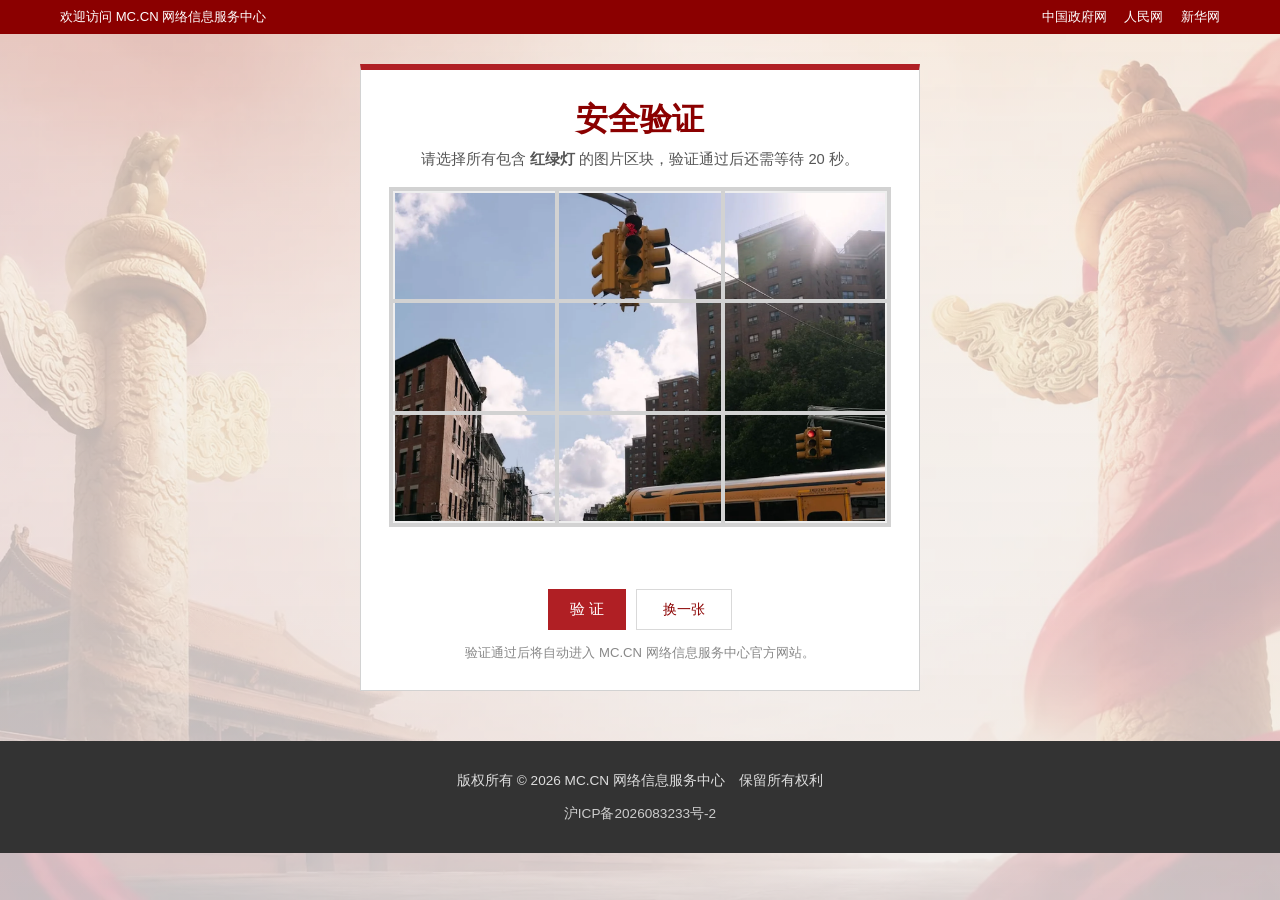
<file: index.html>
<!DOCTYPE html>
<html lang="zh-CN">
<head>
    <meta charset="UTF-8">
    <meta name="viewport" content="width=device-width, initial-scale=1.0">
    <title>MC.CN 网络信息服务中心 - 官方网站</title>
    <meta name="description" content="MC.CN 网络信息服务中心官方网站，权威时政要闻与新闻信息发布。">
    <script>
        if (!document.cookie.split('; ').some(function (c) { return c.indexOf('mc_verified=1') === 0; })) {
            window.location.replace('./verify.html');
        }
    </script>
    <link rel="stylesheet" href="./assets/css/style.css">
</head>
<body>
    <div class="topbar">
        <div class="topbar-inner">
            <span>欢迎访问 MC.CN 网络信息服务中心</span>
            <span>
                <a href="https://www.gov.cn/" target="_blank" rel="noopener">中国政府网</a>
                <a href="https://www.people.com.cn/" target="_blank" rel="noopener">人民网</a>
                <a href="https://www.news.cn/" target="_blank" rel="noopener">新华网</a>
                <a href="./verify.html">安全验证</a>
            </span>
        </div>
    </div>

    <header class="header">
        <div class="header-inner">
            <div class="logo">
                <div class="logo-badge">MC</div>
                <div>
                    <div class="site-title">MC.CN 网络信息服务中心</div>
                    <div class="site-subtitle">MC.CN Network Information Service Center</div>
                </div>
            </div>
            <div class="header-tools">
                <span class="header-date" id="today">加载日期...</span>
                <form class="search-box" action="https://www.gov.cn/search/" method="get" target="_blank" rel="noopener">
                    <input type="text" name="q" placeholder="搜索政策/新闻" aria-label="搜索">
                    <button type="submit">搜索</button>
                </form>
            </div>
        </div>
    </header>

    <nav class="navbar">
        <div class="nav-inner">
            <a href="./index.html" class="active">首页</a>
            <a href="./about.html">单位概况</a>
            <a href="./mods.html">业务工作</a>
            <a href="./download.html">下载服务</a>
            <a href="./rules.html">规章制度</a>
            <a href="./news.html">新闻中心</a>
        </div>
    </nav>

    <main class="main">
        <div class="container">
            <section class="news-carousel" aria-label="置顶新闻">
                <div class="slides" id="slides">
                    <div class="slide active">
                        <img src="./images/news-ecuador.webp" alt="习近平同厄瓜多尔总统会谈" style="object-position: 50% 30%;">
                        <div class="slide-overlay">
                            <span class="slide-tag">置顶</span>
                            <h2><a href="http://www.news.cn/politics/leaders/20260818/a15e6eee8d7e4779aaf4c75567848e49/c.html" target="_blank" rel="noopener">习近平同厄瓜多尔总统诺沃亚会谈</a></h2>
                            <p class="slide-meta">来源：新华网　2026-08-18</p>
                        </div>
                    </div>
                    <div class="slide">
                        <img src="./images/news-state-council.webp" alt="国务院常务会议">
                        <div class="slide-overlay">
                            <span class="slide-tag">要闻</span>
                            <h2><a href="http://www.scio.gov.cn/yw/lq_/202608/t20260821_1004349.html" target="_blank" rel="noopener">李强主持召开国务院常务会议</a></h2>
                            <p class="slide-meta">来源：国务院新闻办公室网站　2026-08-21</p>
                        </div>
                    </div>
                    <div class="slide">
                        <img src="./images/news-press-conference.webp" alt="国新办新闻发布会">
                        <div class="slide-overlay">
                            <span class="slide-tag">发布</span>
                            <h2><a href="http://www.scio.gov.cn/live/2026/39207/index_m.html#1" target="_blank" rel="noopener">国新办举行“开局起步‘十五五’”系列主题新闻发布会</a></h2>
                            <p class="slide-meta">来源：国务院新闻办公室网站　2026-08-20</p>
                        </div>
                    </div>
                    <div class="slide">
                        <img src="./images/news-governance.webp" alt="正确政绩观">
                        <div class="slide-overlay">
                            <span class="slide-tag">评论</span>
                            <h2><a href="http://politics.people.com.cn/n1/2026/0823/c461001-40784440.html" target="_blank" rel="noopener">时政微观察丨从这些生动比喻感悟正确政绩观</a></h2>
                            <p class="slide-meta">来源：人民网　2026-08-23</p>
                        </div>
                    </div>
                    <div class="slide">
                        <img src="./images/news-development.webp" alt="高质量发展">
                        <div class="slide-overlay">
                            <span class="slide-tag">置顶</span>
                            <h2><a href="https://www.ndrc.gov.cn/wsdwhfz/202608/t20260818_1407057.html" target="_blank" rel="noopener">新闻联播｜习近平总书记今年以来治国理政纪实——坚定不移推动高质量发展 努力实现“十五五”良好开局</a></h2>
                            <p class="slide-meta">来源：国家发展改革委网站　2026-08-18</p>
                        </div>
                    </div>
                </div>
                <div class="carousel-dots" id="carouselDots"></div>
            </section>

            <div class="notice-bar">
                <span class="notice-label">权威发布</span>
                <a href="./news.html">本网站主要展示权威媒体时政要闻，新闻内容自动更新，欢迎访问。</a>
            </div>

            <div class="grid-main">
                <section class="panel">
                    <div class="panel-head">
                        <h2 class="panel-title">时政要闻</h2>
                        <a class="panel-more" href="./news.html">更多 &gt;&gt;</a>
                    </div>
                    <div class="panel-body">
                        <ul class="news-list js-news-list">
                            <!-- 由 assets/js/news.js 动态加载 -->
                        </ul>
                        <div class="js-news-sentinel" aria-hidden="true"></div>
                    </div>
                </section>

                <aside>
                    <section class="panel">
                        <div class="panel-head">
                            <h2 class="panel-title">权威媒体</h2>
                        </div>
                        <div class="panel-body">
                            <ul class="news-list">
                                <li><a href="https://www.gov.cn/" target="_blank" rel="noopener">中国政府网</a><span class="source">gov.cn</span></li>
                                <li><a href="https://www.people.com.cn/" target="_blank" rel="noopener">人民网</a><span class="source">people.com.cn</span></li>
                                <li><a href="https://www.news.cn/" target="_blank" rel="noopener">新华网</a><span class="source">news.cn</span></li>
                                <li><a href="https://www.scio.gov.cn/" target="_blank" rel="noopener">国务院新闻办</a><span class="source">scio.gov.cn</span></li>
                            </ul>
                        </div>
                    </section>

                    <section class="panel">
                        <div class="panel-head">
                            <h2 class="panel-title">新闻中心</h2>
                        </div>
                        <div class="panel-body" style="font-size:0.9rem; line-height:1.8; color:#555;">
                            <p>本中心持续转载权威媒体公开新闻，帮助用户及时了解时政动态和政策信息。</p>
                            <p style="margin-top:8px;"><a href="./news.html">进入新闻中心 &gt;&gt;</a></p>
                        </div>
                    </section>
                </aside>
            </div>
        </div>
    </main>

    <footer class="footer">
        <p>主办单位：MC.CN 网络信息服务中心　|　联系方式：service@mc.cn</p>
        <p>版权所有 © 2026 MC.CN 网络信息服务中心　保留所有权利</p>
        <p class="beian">
            <a href="https://beian.miit.gov.cn/" target="_blank" rel="noopener">沪ICP备2026083233号-2</a>
        </p>
    </footer>

    <script>
        window.MC_FALLBACK_NEWS = [
            {"title":"李强主持召开国务院常务会议","url":"http://www.scio.gov.cn/yw/lq_/202608/t20260821_1004349.html","source":"国务院新闻办公室网站","date":"2026-08-21"},
            {"title":"习近平同厄瓜多尔总统诺沃亚会谈","url":"http://www.news.cn/politics/leaders/20260818/a15e6eee8d7e4779aaf4c75567848e49/c.html","source":"新华网","date":"2026-08-18"},
            {"title":"新华社评论员：树立和践行正确政绩观是一项长期任务","url":"http://www.news.cn/politics/20260825/505fa7534c374b60b6439db4a66c3976/c.html","source":"新华网","date":"2026-08-25"},
            {"title":"国新办举行“开局起步‘十五五’”系列主题新闻发布会","url":"http://www.scio.gov.cn/live/2026/39207/index_m.html#1","source":"国务院新闻办公室网站","date":"2026-08-20"},
            {"title":"时政微观察丨从这些生动比喻感悟正确政绩观","url":"http://politics.people.com.cn/n1/2026/0823/c461001-40784440.html","source":"人民网","date":"2026-08-23"}
        ];
    </script>
    <script src="./assets/js/news.js"></script>
    <script>
        (function () {
            var d = new Date();
            var week = ['日', '一', '二', '三', '四', '五', '六'];
            document.getElementById('today').textContent = d.getFullYear() + '年' + (d.getMonth() + 1) + '月' + d.getDate() + '日 星期' + week[d.getDay()];

            var slides = document.querySelectorAll('#slides .slide');
            var dotsWrap = document.getElementById('carouselDots');
            var current = 0;
            var timer = null;

            slides.forEach(function (_, i) {
                var btn = document.createElement('button');
                btn.setAttribute('aria-label', '第' + (i + 1) + '张');
                if (i === 0) btn.className = 'active';
                btn.addEventListener('click', function () {
                    go(i);
                    restart();
                });
                dotsWrap.appendChild(btn);
            });
            var dots = dotsWrap.querySelectorAll('button');

            function go(index) {
                slides[current].classList.remove('active');
                dots[current].classList.remove('active');
                current = (index + slides.length) % slides.length;
                slides[current].classList.add('active');
                dots[current].classList.add('active');
            }

            function restart() {
                if (timer) clearInterval(timer);
                timer = setInterval(function () { go(current + 1); }, 5000);
            }

            restart();
        })();
    </script>
</body>
</html>
</file>
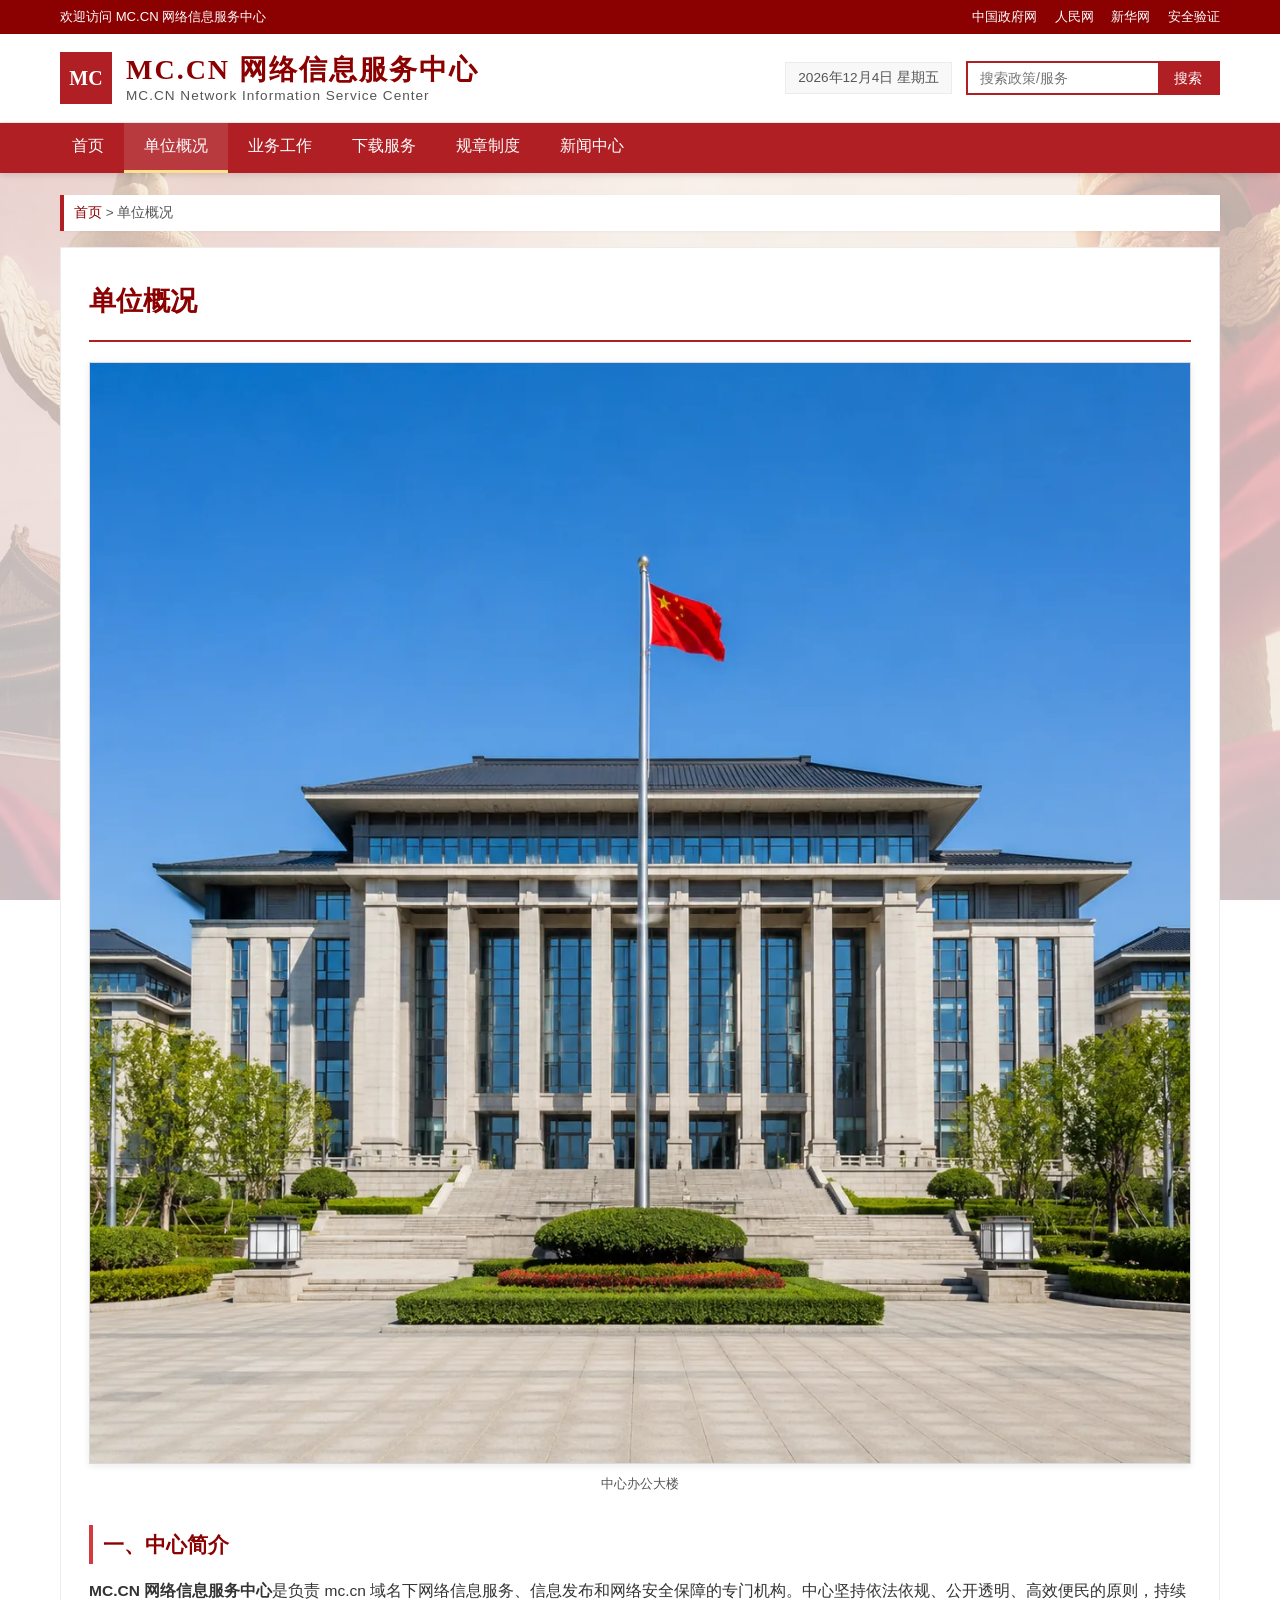
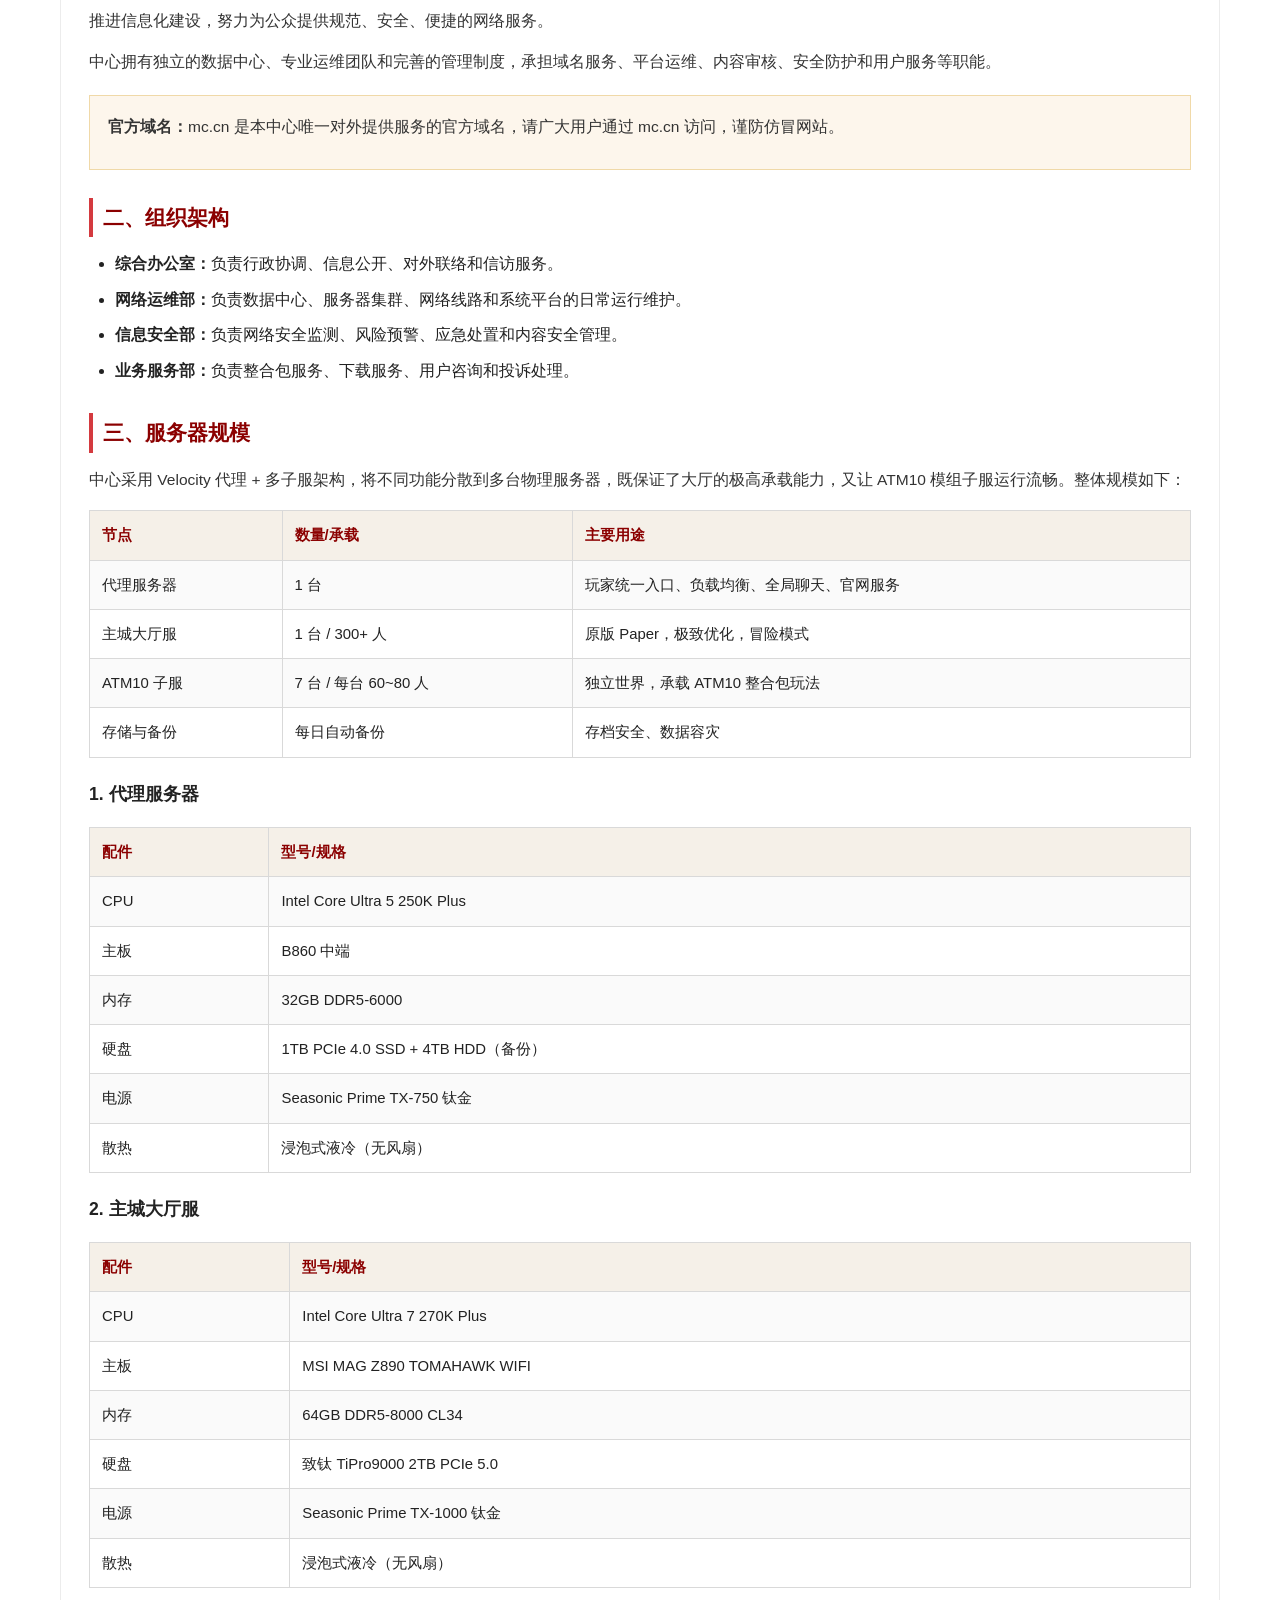
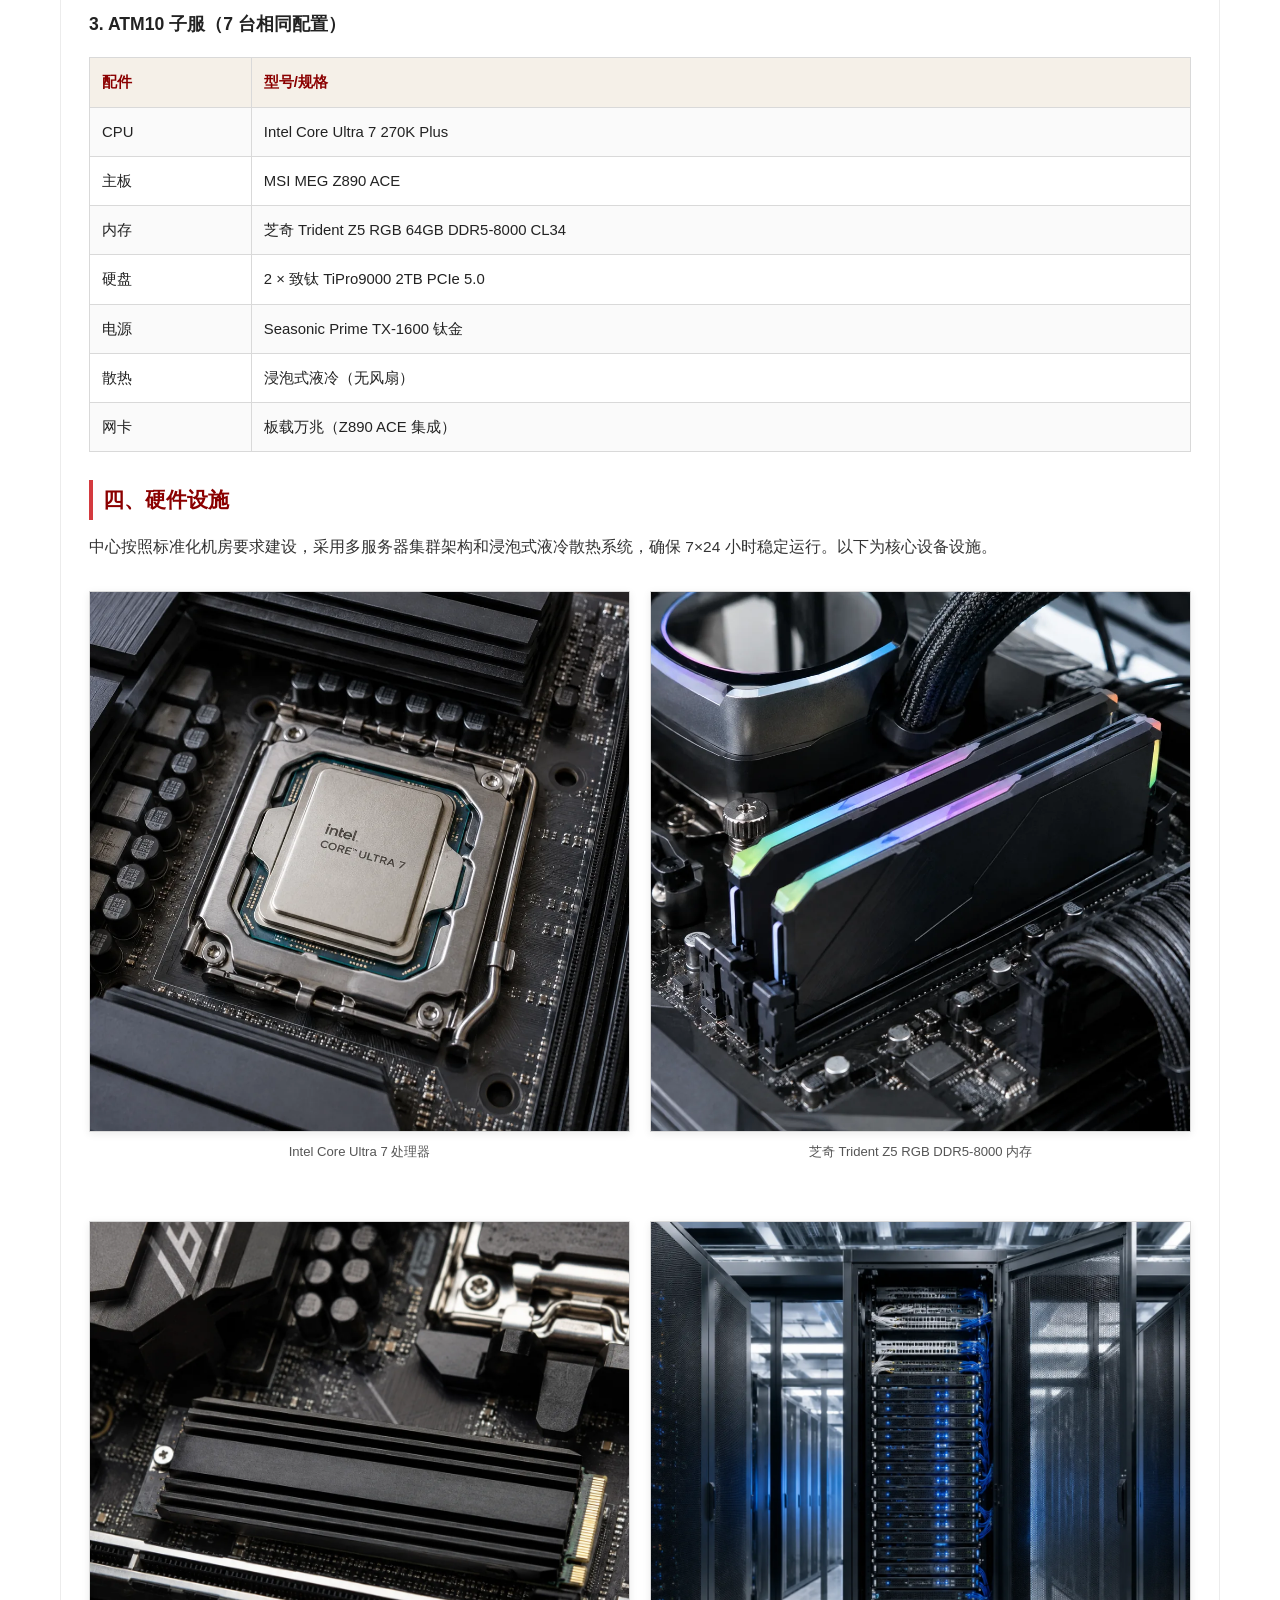
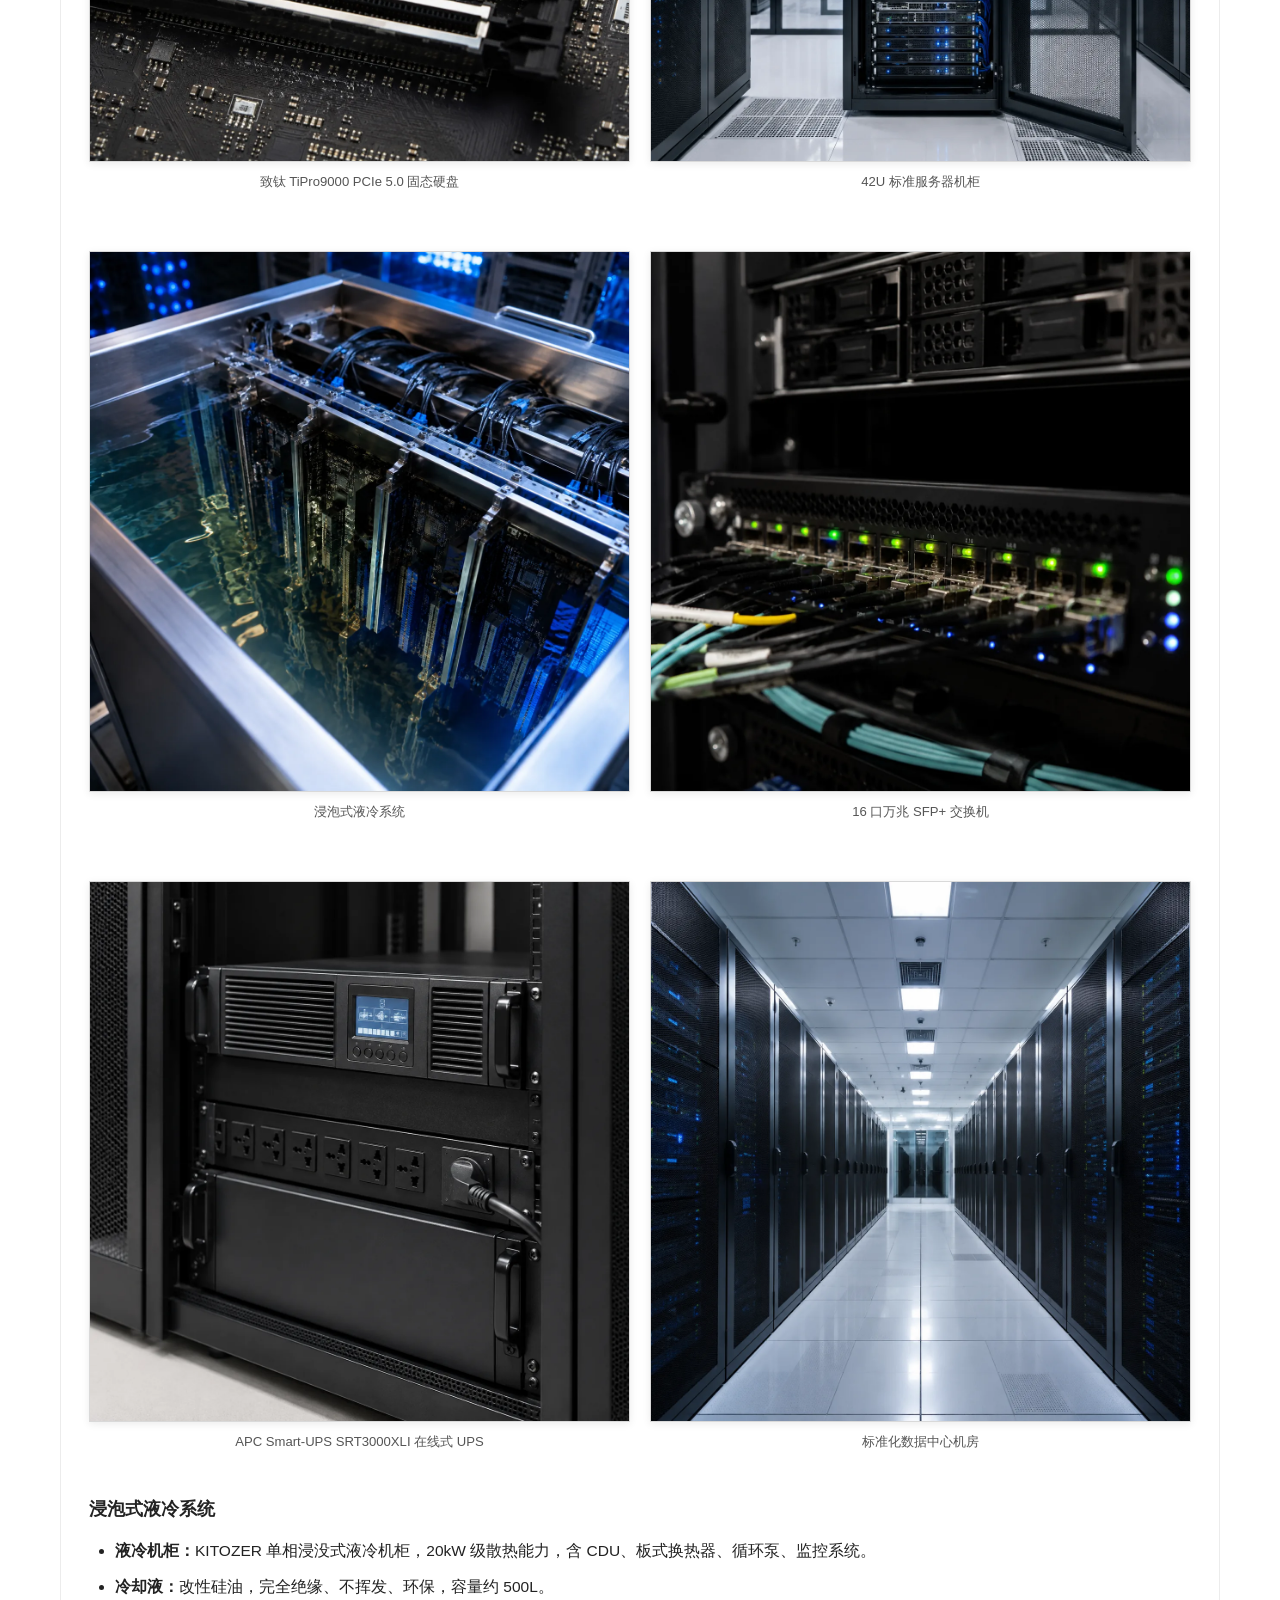
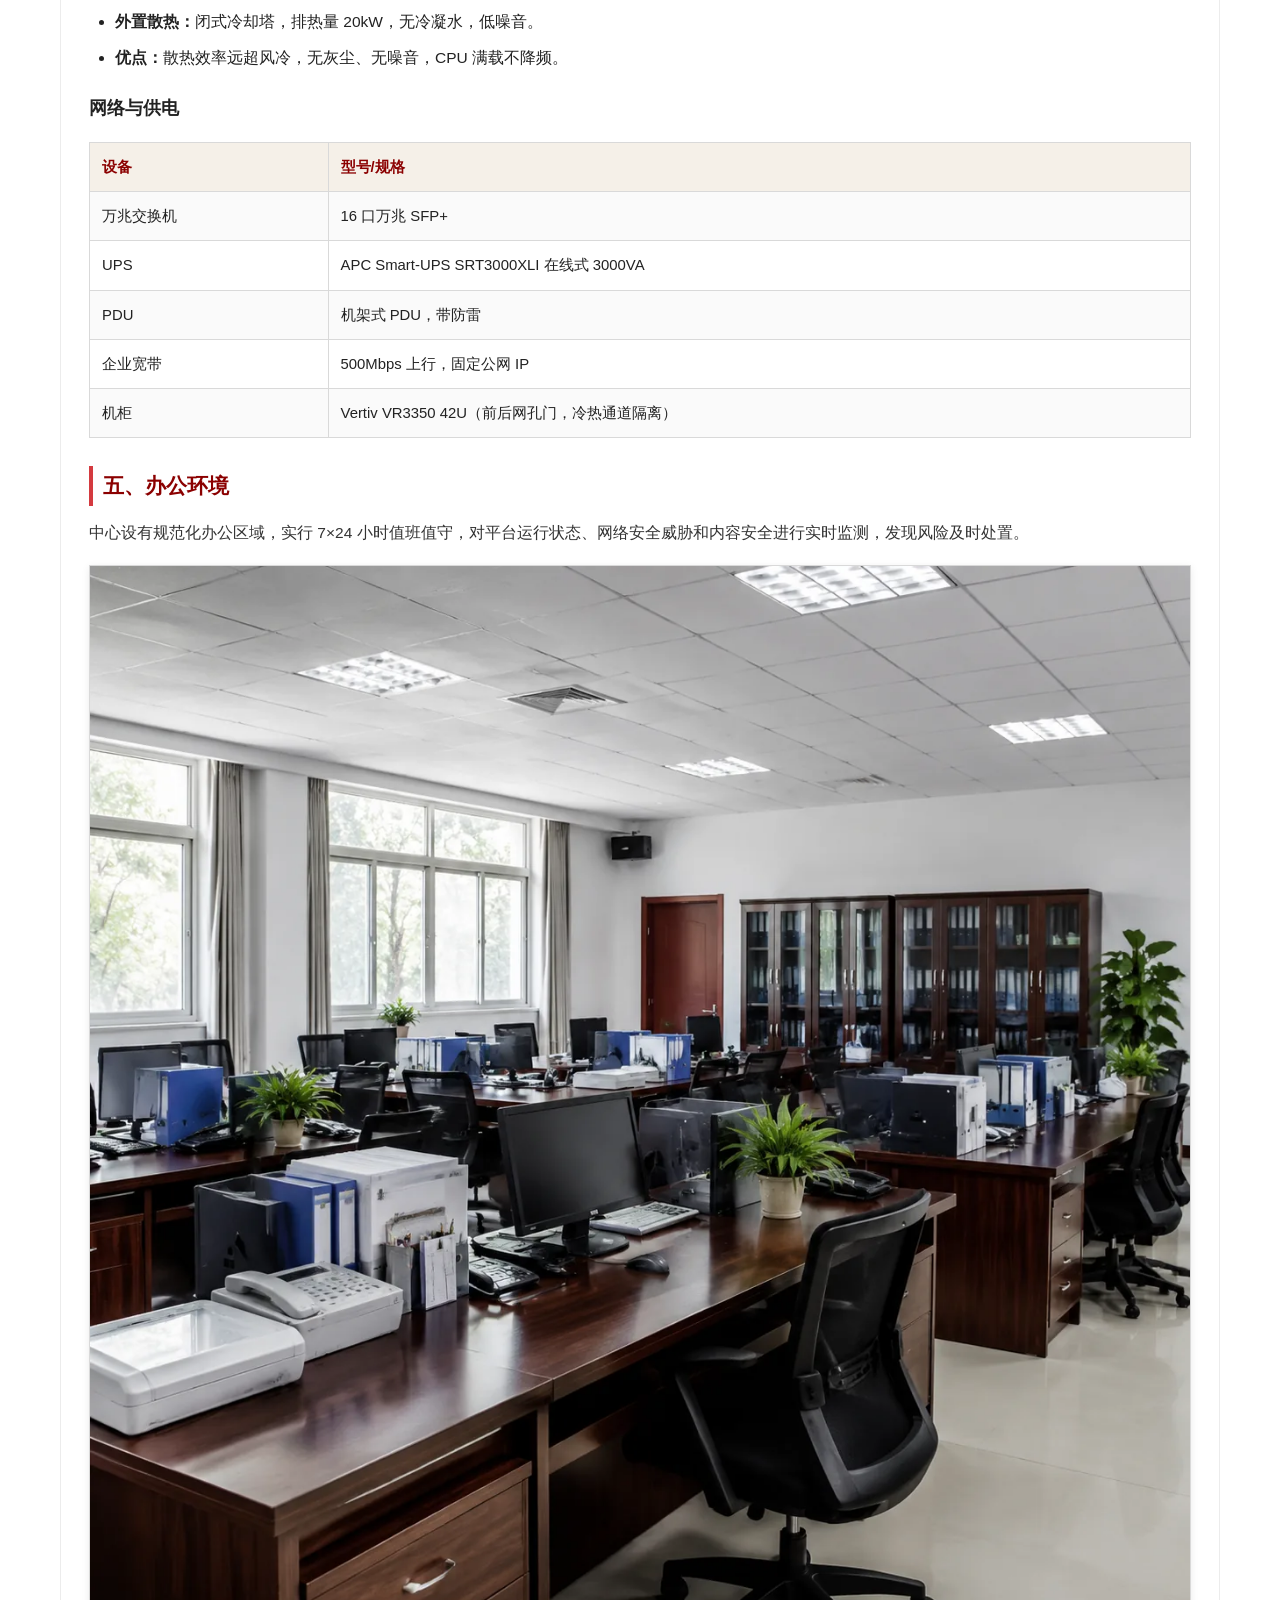
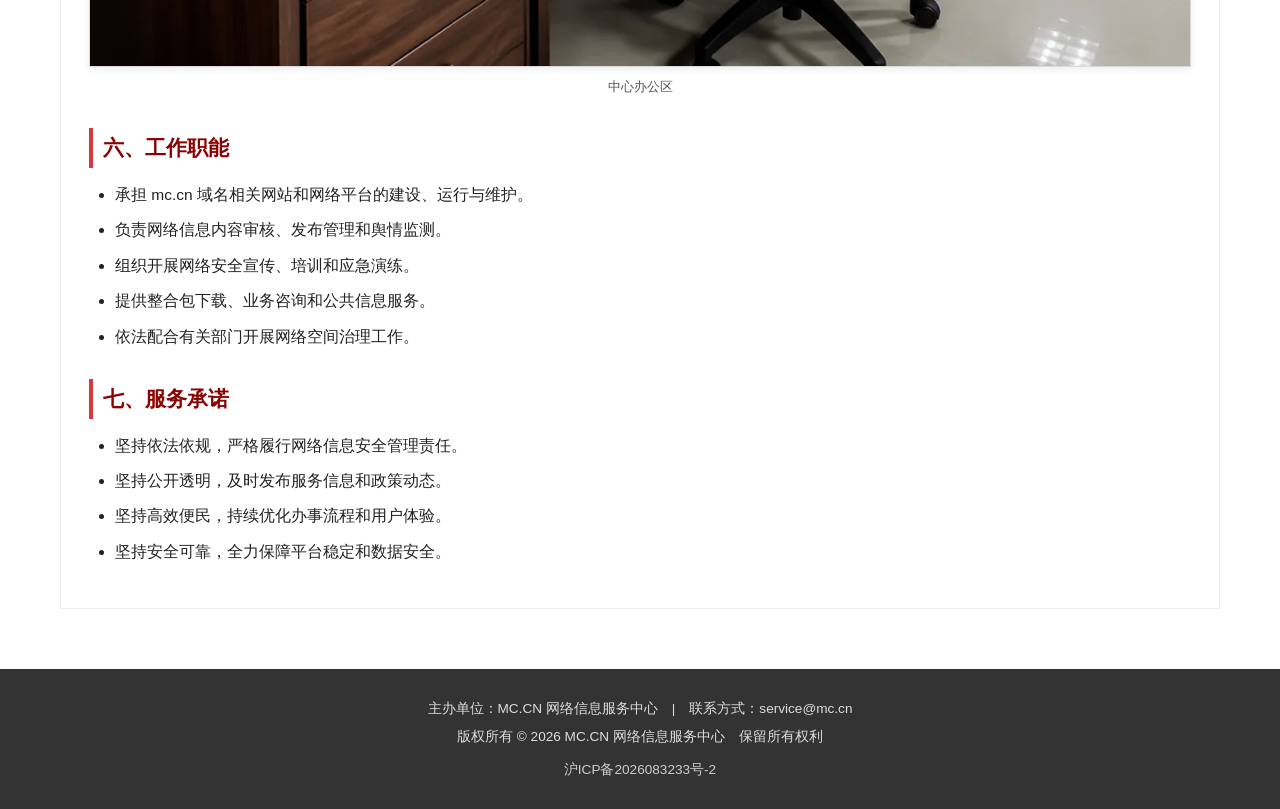
<file: about.html>
<!DOCTYPE html>
<html lang="zh-CN">
<head>
    <meta charset="UTF-8">
    <meta name="viewport" content="width=device-width, initial-scale=1.0">
    <title>单位概况 - MC.CN 网络信息服务中心</title>
    <meta name="description" content="MC.CN 网络信息服务中心单位概况、组织架构、服务器规模、硬件设施和工作职能。">
    <link rel="stylesheet" href="./assets/css/style.css">
</head>
<body>
    <div class="topbar">
        <div class="topbar-inner">
            <span>欢迎访问 MC.CN 网络信息服务中心</span>
            <span>
                <a href="https://www.gov.cn/" target="_blank" rel="noopener">中国政府网</a>
                <a href="https://www.people.com.cn/" target="_blank" rel="noopener">人民网</a>
                <a href="https://www.news.cn/" target="_blank" rel="noopener">新华网</a>
                <a href="./verify.html">安全验证</a>
            </span>
        </div>
    </div>

    <header class="header">
        <div class="header-inner">
            <div class="logo">
                <div class="logo-badge">MC</div>
                <div>
                    <div class="site-title">MC.CN 网络信息服务中心</div>
                    <div class="site-subtitle">MC.CN Network Information Service Center</div>
                </div>
            </div>
            <div class="header-tools">
                <span class="header-date" id="today">加载日期...</span>
                <form class="search-box" action="https://www.gov.cn/search/" method="get" target="_blank" rel="noopener">
                    <input type="text" name="q" placeholder="搜索政策/服务" aria-label="搜索">
                    <button type="submit">搜索</button>
                </form>
            </div>
        </div>
    </header>

    <nav class="navbar">
        <div class="nav-inner">
            <a href="./index.html">首页</a>
            <a href="./about.html" class="active">单位概况</a>
            <a href="./mods.html">业务工作</a>
            <a href="./download.html">下载服务</a>
            <a href="./rules.html">规章制度</a>
            <a href="./news.html">新闻中心</a>
        </div>
    </nav>

    <main class="main">
        <div class="container">
            <div class="breadcrumb"><a href="./index.html">首页</a> &gt; 单位概况</div>

            <article class="article">
                <h1>单位概况</h1>

                <div class="img-figure">
                    <img src="./images/office-building.webp" alt="中心办公大楼">
                    <div class="img-caption">中心办公大楼</div>
                </div>

                <h2>一、中心简介</h2>
                <p><strong>MC.CN 网络信息服务中心</strong>是负责 mc.cn 域名下网络信息服务、信息发布和网络安全保障的专门机构。中心坚持依法依规、公开透明、高效便民的原则，持续推进信息化建设，努力为公众提供规范、安全、便捷的网络服务。</p>
                <p>中心拥有独立的数据中心、专业运维团队和完善的管理制度，承担域名服务、平台运维、内容审核、安全防护和用户服务等职能。</p>

                <div style="background:#fdf6ec;border:1px solid #f0d9a8;padding:16px 18px;margin:18px 0;">
                    <p><strong>官方域名：</strong>mc.cn 是本中心唯一对外提供服务的官方域名，请广大用户通过 mc.cn 访问，谨防仿冒网站。</p>
                </div>

                <h2>二、组织架构</h2>
                <ul>
                    <li><strong>综合办公室：</strong>负责行政协调、信息公开、对外联络和信访服务。</li>
                    <li><strong>网络运维部：</strong>负责数据中心、服务器集群、网络线路和系统平台的日常运行维护。</li>
                    <li><strong>信息安全部：</strong>负责网络安全监测、风险预警、应急处置和内容安全管理。</li>
                    <li><strong>业务服务部：</strong>负责整合包服务、下载服务、用户咨询和投诉处理。</li>
                </ul>

                <h2>三、服务器规模</h2>
                <p>中心采用 Velocity 代理 + 多子服架构，将不同功能分散到多台物理服务器，既保证了大厅的极高承载能力，又让 ATM10 模组子服运行流畅。整体规模如下：</p>
                <table class="official-table">
                    <tr><th>节点</th><th>数量/承载</th><th>主要用途</th></tr>
                    <tr><td>代理服务器</td><td>1 台</td><td>玩家统一入口、负载均衡、全局聊天、官网服务</td></tr>
                    <tr><td>主城大厅服</td><td>1 台 / 300+ 人</td><td>原版 Paper，极致优化，冒险模式</td></tr>
                    <tr><td>ATM10 子服</td><td>7 台 / 每台 60~80 人</td><td>独立世界，承载 ATM10 整合包玩法</td></tr>
                    <tr><td>存储与备份</td><td>每日自动备份</td><td>存档安全、数据容灾</td></tr>
                </table>

                <h3>1. 代理服务器</h3>
                <table class="official-table">
                    <tr><th>配件</th><th>型号/规格</th></tr>
                    <tr><td>CPU</td><td>Intel Core Ultra 5 250K Plus</td></tr>
                    <tr><td>主板</td><td>B860 中端</td></tr>
                    <tr><td>内存</td><td>32GB DDR5-6000</td></tr>
                    <tr><td>硬盘</td><td>1TB PCIe 4.0 SSD + 4TB HDD（备份）</td></tr>
                    <tr><td>电源</td><td>Seasonic Prime TX-750 钛金</td></tr>
                    <tr><td>散热</td><td>浸泡式液冷（无风扇）</td></tr>
                </table>

                <h3>2. 主城大厅服</h3>
                <table class="official-table">
                    <tr><th>配件</th><th>型号/规格</th></tr>
                    <tr><td>CPU</td><td>Intel Core Ultra 7 270K Plus</td></tr>
                    <tr><td>主板</td><td>MSI MAG Z890 TOMAHAWK WIFI</td></tr>
                    <tr><td>内存</td><td>64GB DDR5-8000 CL34</td></tr>
                    <tr><td>硬盘</td><td>致钛 TiPro9000 2TB PCIe 5.0</td></tr>
                    <tr><td>电源</td><td>Seasonic Prime TX-1000 钛金</td></tr>
                    <tr><td>散热</td><td>浸泡式液冷（无风扇）</td></tr>
                </table>

                <h3>3. ATM10 子服（7 台相同配置）</h3>
                <table class="official-table">
                    <tr><th>配件</th><th>型号/规格</th></tr>
                    <tr><td>CPU</td><td>Intel Core Ultra 7 270K Plus</td></tr>
                    <tr><td>主板</td><td>MSI MEG Z890 ACE</td></tr>
                    <tr><td>内存</td><td>芝奇 Trident Z5 RGB 64GB DDR5-8000 CL34</td></tr>
                    <tr><td>硬盘</td><td>2 × 致钛 TiPro9000 2TB PCIe 5.0</td></tr>
                    <tr><td>电源</td><td>Seasonic Prime TX-1600 钛金</td></tr>
                    <tr><td>散热</td><td>浸泡式液冷（无风扇）</td></tr>
                    <tr><td>网卡</td><td>板载万兆（Z890 ACE 集成）</td></tr>
                </table>

                <h2>四、硬件设施</h2>
                <p>中心按照标准化机房要求建设，采用多服务器集群架构和浸泡式液冷散热系统，确保 7×24 小时稳定运行。以下为核心设备设施。</p>

                <div class="grid-2">
                    <div class="img-figure">
                        <img src="./images/hardware-cpu.webp" alt="Intel Core Ultra 处理器">
                        <div class="img-caption">Intel Core Ultra 7 处理器</div>
                    </div>
                    <div class="img-figure">
                        <img src="./images/hardware-ram.webp" alt="DDR5 内存">
                        <div class="img-caption">芝奇 Trident Z5 RGB DDR5-8000 内存</div>
                    </div>
                    <div class="img-figure">
                        <img src="./images/hardware-ssd.webp" alt="PCIe 5.0 固态硬盘">
                        <div class="img-caption">致钛 TiPro9000 PCIe 5.0 固态硬盘</div>
                    </div>
                    <div class="img-figure">
                        <img src="./images/server-rack.webp" alt="42U 服务器机柜">
                        <div class="img-caption">42U 标准服务器机柜</div>
                    </div>
                    <div class="img-figure">
                        <img src="./images/liquid-cooling.webp" alt="浸泡式液冷系统">
                        <div class="img-caption">浸泡式液冷系统</div>
                    </div>
                    <div class="img-figure">
                        <img src="./images/network-switch.webp" alt="万兆交换机">
                        <div class="img-caption">16 口万兆 SFP+ 交换机</div>
                    </div>
                    <div class="img-figure">
                        <img src="./images/ups.webp" alt="在线式 UPS">
                        <div class="img-caption">APC Smart-UPS SRT3000XLI 在线式 UPS</div>
                    </div>
                    <div class="img-figure">
                        <img src="./images/server-room.webp" alt="标准化数据中心机房">
                        <div class="img-caption">标准化数据中心机房</div>
                    </div>
                </div>

                <h3>浸泡式液冷系统</h3>
                <ul>
                    <li><strong>液冷机柜：</strong>KITOZER 单相浸没式液冷机柜，20kW 级散热能力，含 CDU、板式换热器、循环泵、监控系统。</li>
                    <li><strong>冷却液：</strong>改性硅油，完全绝缘、不挥发、环保，容量约 500L。</li>
                    <li><strong>外置散热：</strong>闭式冷却塔，排热量 20kW，无冷凝水，低噪音。</li>
                    <li><strong>优点：</strong>散热效率远超风冷，无灰尘、无噪音，CPU 满载不降频。</li>
                </ul>

                <h3>网络与供电</h3>
                <table class="official-table">
                    <tr><th>设备</th><th>型号/规格</th></tr>
                    <tr><td>万兆交换机</td><td>16 口万兆 SFP+</td></tr>
                    <tr><td>UPS</td><td>APC Smart-UPS SRT3000XLI 在线式 3000VA</td></tr>
                    <tr><td>PDU</td><td>机架式 PDU，带防雷</td></tr>
                    <tr><td>企业宽带</td><td>500Mbps 上行，固定公网 IP</td></tr>
                    <tr><td>机柜</td><td>Vertiv VR3350 42U（前后网孔门，冷热通道隔离）</td></tr>
                </table>

                <h2>五、办公环境</h2>
                <p>中心设有规范化办公区域，实行 7×24 小时值班值守，对平台运行状态、网络安全威胁和内容安全进行实时监测，发现风险及时处置。</p>
                <div class="img-figure">
                    <img src="./images/office-interior.webp" alt="中心办公区">
                    <div class="img-caption">中心办公区</div>
                </div>

                <h2>六、工作职能</h2>
                <ul>
                    <li>承担 mc.cn 域名相关网站和网络平台的建设、运行与维护。</li>
                    <li>负责网络信息内容审核、发布管理和舆情监测。</li>
                    <li>组织开展网络安全宣传、培训和应急演练。</li>
                    <li>提供整合包下载、业务咨询和公共信息服务。</li>
                    <li>依法配合有关部门开展网络空间治理工作。</li>
                </ul>

                <h2>七、服务承诺</h2>
                <ul>
                    <li>坚持依法依规，严格履行网络信息安全管理责任。</li>
                    <li>坚持公开透明，及时发布服务信息和政策动态。</li>
                    <li>坚持高效便民，持续优化办事流程和用户体验。</li>
                    <li>坚持安全可靠，全力保障平台稳定和数据安全。</li>
                </ul>
            </article>
        </div>
    </main>

    <footer class="footer">
        <p>主办单位：MC.CN 网络信息服务中心　|　联系方式：service@mc.cn</p>
        <p>版权所有 © 2026 MC.CN 网络信息服务中心　保留所有权利</p>
        <p class="beian">
            <a href="https://beian.miit.gov.cn/" target="_blank" rel="noopener">沪ICP备2026083233号-2</a>
        </p>
    </footer>

    <script>
        (function () {
            var d = new Date();
            var week = ['日', '一', '二', '三', '四', '五', '六'];
            document.getElementById('today').textContent = d.getFullYear() + '年' + (d.getMonth() + 1) + '月' + d.getDate() + '日 星期' + week[d.getDay()];
        })();
    </script>
</body>
</html>
</file>
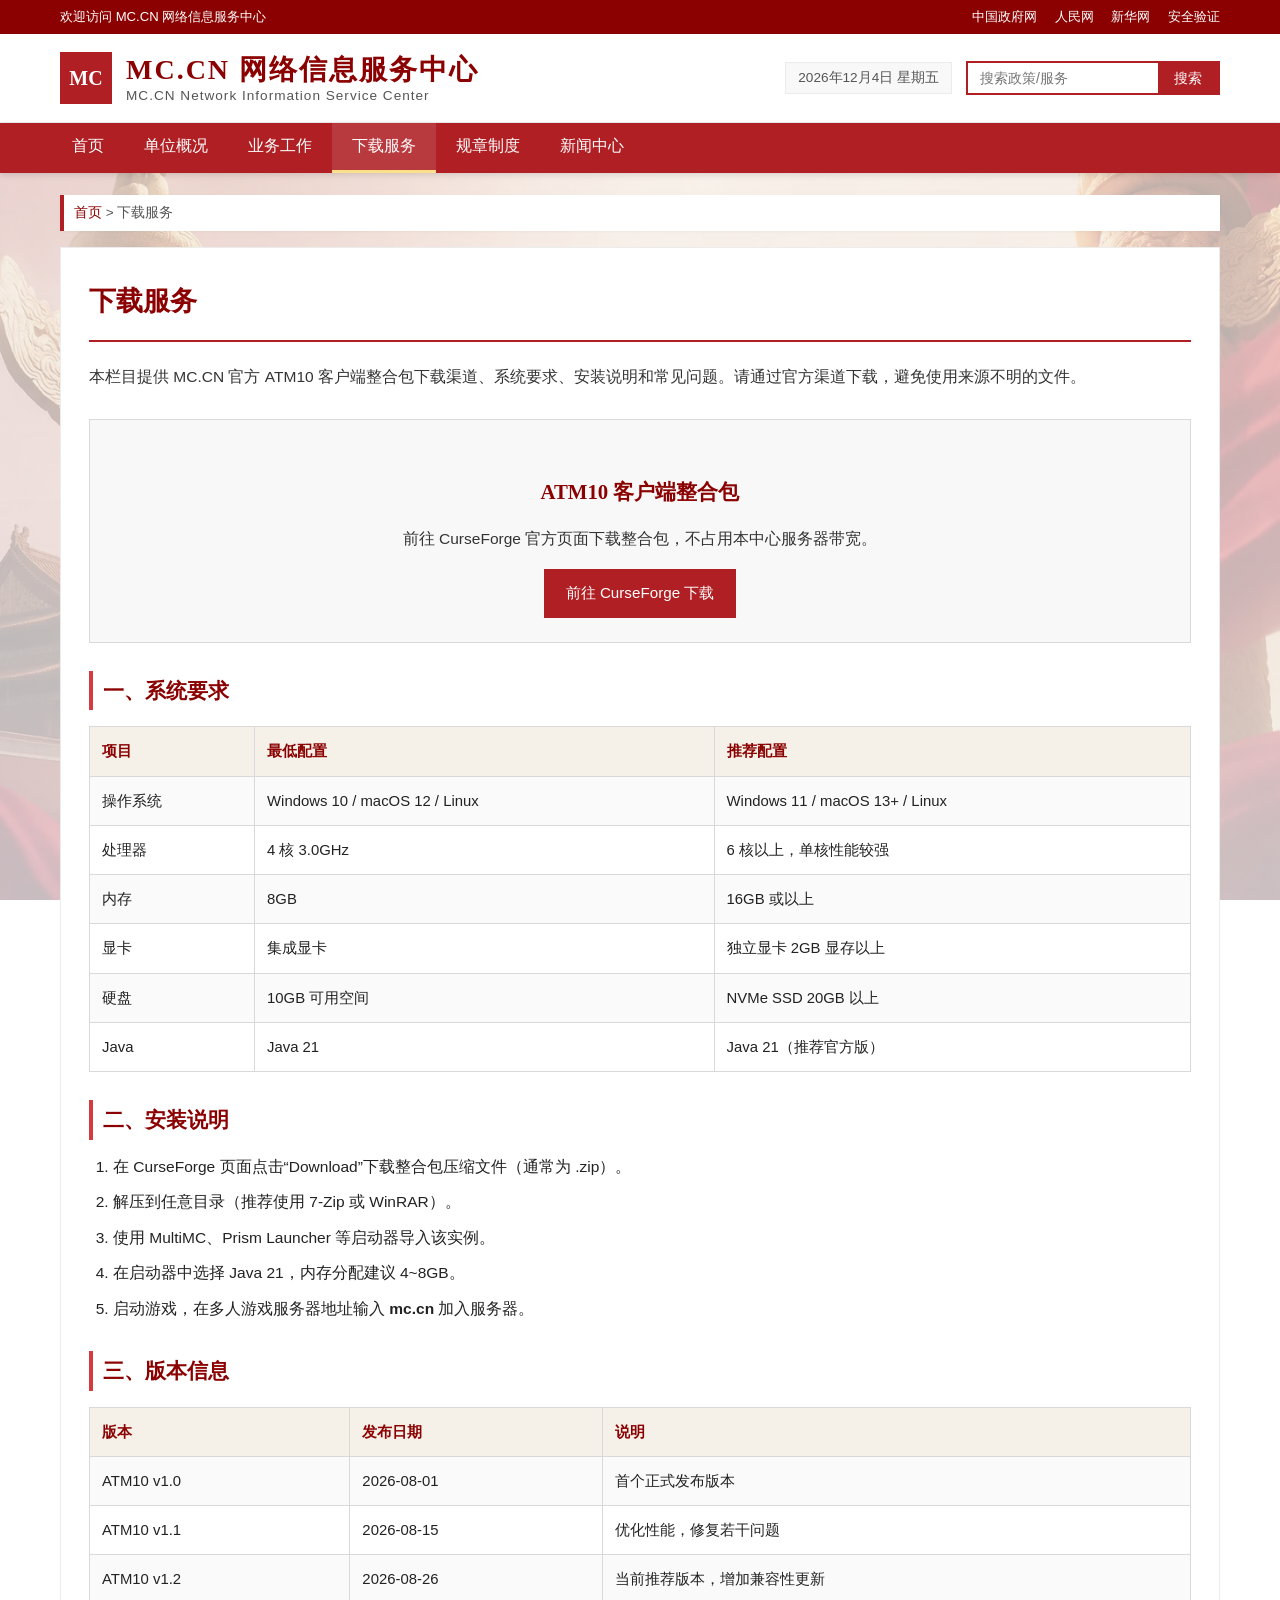
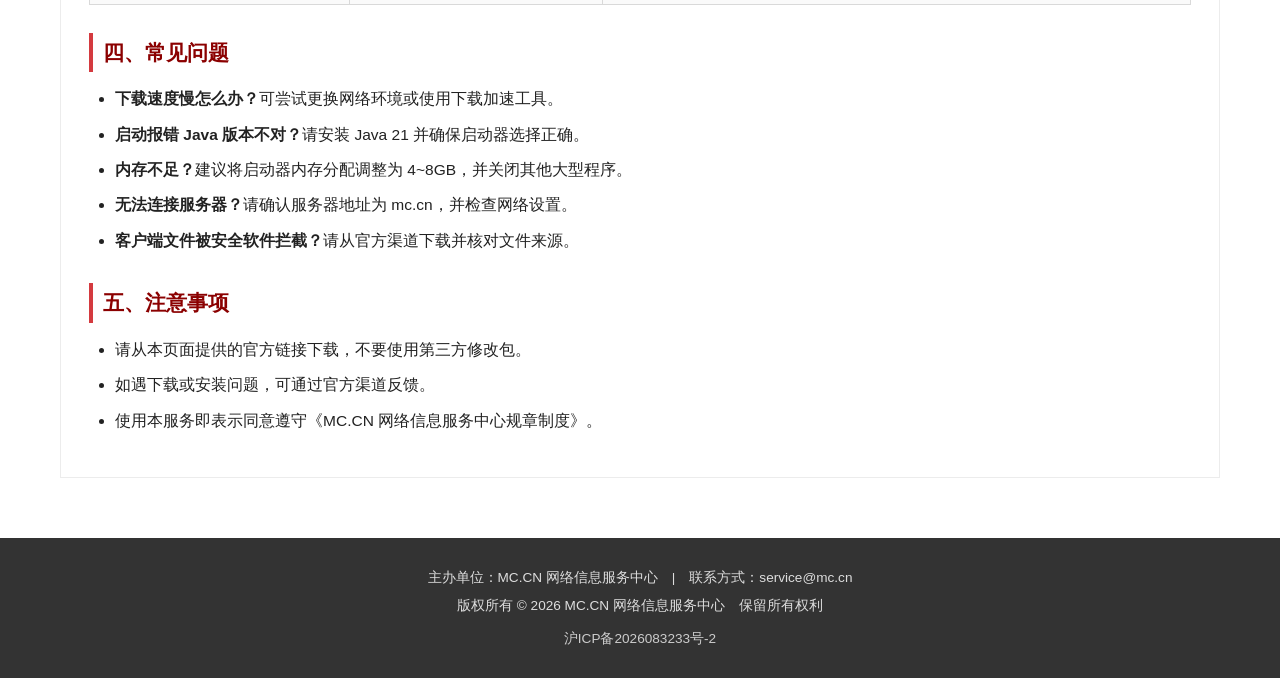
<file: download.html>
<!DOCTYPE html>
<html lang="zh-CN">
<head>
    <meta charset="UTF-8">
    <meta name="viewport" content="width=device-width, initial-scale=1.0">
    <title>下载服务 - MC.CN 网络信息服务中心</title>
    <meta name="description" content="MC.CN 网络信息服务中心客户端整合包下载、系统要求、安装说明和常见问题。">
    <link rel="stylesheet" href="./assets/css/style.css">
</head>
<body>
    <div class="topbar">
        <div class="topbar-inner">
            <span>欢迎访问 MC.CN 网络信息服务中心</span>
            <span>
                <a href="https://www.gov.cn/" target="_blank" rel="noopener">中国政府网</a>
                <a href="https://www.people.com.cn/" target="_blank" rel="noopener">人民网</a>
                <a href="https://www.news.cn/" target="_blank" rel="noopener">新华网</a>
                <a href="./verify.html">安全验证</a>
            </span>
        </div>
    </div>

    <header class="header">
        <div class="header-inner">
            <div class="logo">
                <div class="logo-badge">MC</div>
                <div>
                    <div class="site-title">MC.CN 网络信息服务中心</div>
                    <div class="site-subtitle">MC.CN Network Information Service Center</div>
                </div>
            </div>
            <div class="header-tools">
                <span class="header-date" id="today">加载日期...</span>
                <form class="search-box" action="https://www.gov.cn/search/" method="get" target="_blank" rel="noopener">
                    <input type="text" name="q" placeholder="搜索政策/服务" aria-label="搜索">
                    <button type="submit">搜索</button>
                </form>
            </div>
        </div>
    </header>

    <nav class="navbar">
        <div class="nav-inner">
            <a href="./index.html">首页</a>
            <a href="./about.html">单位概况</a>
            <a href="./mods.html">业务工作</a>
            <a href="./download.html" class="active">下载服务</a>
            <a href="./rules.html">规章制度</a>
            <a href="./news.html">新闻中心</a>
        </div>
    </nav>

    <main class="main">
        <div class="container">
            <div class="breadcrumb"><a href="./index.html">首页</a> &gt; 下载服务</div>

            <article class="article">
                <h1>下载服务</h1>
                <p>本栏目提供 MC.CN 官方 ATM10 客户端整合包下载渠道、系统要求、安装说明和常见问题。请通过官方渠道下载，避免使用来源不明的文件。</p>

                <div style="text-align:center; margin:28px 0; padding:24px; background:#f8f8f8; border:1px solid var(--line);">
                    <h2 style="border:none; padding:0; margin-bottom:12px;">ATM10 客户端整合包</h2>
                    <p style="margin-bottom:16px;">前往 CurseForge 官方页面下载整合包，不占用本中心服务器带宽。</p>
                    <a class="btn" href="https://www.curseforge.com/minecraft/modpacks/all-the-mods-10" target="_blank" rel="noopener">前往 CurseForge 下载</a>
                </div>

                <h2>一、系统要求</h2>
                <table class="official-table">
                    <tr><th>项目</th><th>最低配置</th><th>推荐配置</th></tr>
                    <tr><td>操作系统</td><td>Windows 10 / macOS 12 / Linux</td><td>Windows 11 / macOS 13+ / Linux</td></tr>
                    <tr><td>处理器</td><td>4 核 3.0GHz</td><td>6 核以上，单核性能较强</td></tr>
                    <tr><td>内存</td><td>8GB</td><td>16GB 或以上</td></tr>
                    <tr><td>显卡</td><td>集成显卡</td><td>独立显卡 2GB 显存以上</td></tr>
                    <tr><td>硬盘</td><td>10GB 可用空间</td><td>NVMe SSD 20GB 以上</td></tr>
                    <tr><td>Java</td><td>Java 21</td><td>Java 21（推荐官方版）</td></tr>
                </table>

                <h2>二、安装说明</h2>
                <ol style="padding-left:24px; margin-bottom:16px;">
                    <li>在 CurseForge 页面点击“Download”下载整合包压缩文件（通常为 .zip）。</li>
                    <li>解压到任意目录（推荐使用 7-Zip 或 WinRAR）。</li>
                    <li>使用 MultiMC、Prism Launcher 等启动器导入该实例。</li>
                    <li>在启动器中选择 Java 21，内存分配建议 4~8GB。</li>
                    <li>启动游戏，在多人游戏服务器地址输入 <strong>mc.cn</strong> 加入服务器。</li>
                </ol>

                <h2>三、版本信息</h2>
                <table class="official-table">
                    <tr><th>版本</th><th>发布日期</th><th>说明</th></tr>
                    <tr><td>ATM10 v1.0</td><td>2026-08-01</td><td>首个正式发布版本</td></tr>
                    <tr><td>ATM10 v1.1</td><td>2026-08-15</td><td>优化性能，修复若干问题</td></tr>
                    <tr><td>ATM10 v1.2</td><td>2026-08-26</td><td>当前推荐版本，增加兼容性更新</td></tr>
                </table>

                <h2>四、常见问题</h2>
                <ul>
                    <li><strong>下载速度慢怎么办？</strong>可尝试更换网络环境或使用下载加速工具。</li>
                    <li><strong>启动报错 Java 版本不对？</strong>请安装 Java 21 并确保启动器选择正确。</li>
                    <li><strong>内存不足？</strong>建议将启动器内存分配调整为 4~8GB，并关闭其他大型程序。</li>
                    <li><strong>无法连接服务器？</strong>请确认服务器地址为 mc.cn，并检查网络设置。</li>
                    <li><strong>客户端文件被安全软件拦截？</strong>请从官方渠道下载并核对文件来源。</li>
                </ul>

                <h2>五、注意事项</h2>
                <ul>
                    <li>请从本页面提供的官方链接下载，不要使用第三方修改包。</li>
                    <li>如遇下载或安装问题，可通过官方渠道反馈。</li>
                    <li>使用本服务即表示同意遵守《MC.CN 网络信息服务中心规章制度》。</li>
                </ul>
            </article>
        </div>
    </main>

    <footer class="footer">
        <p>主办单位：MC.CN 网络信息服务中心　|　联系方式：service@mc.cn</p>
        <p>版权所有 © 2026 MC.CN 网络信息服务中心　保留所有权利</p>
        <p class="beian">
            <a href="https://beian.miit.gov.cn/" target="_blank" rel="noopener">沪ICP备2026083233号-2</a>
        </p>
    </footer>

    <script>
        (function () {
            var d = new Date();
            var week = ['日', '一', '二', '三', '四', '五', '六'];
            document.getElementById('today').textContent = d.getFullYear() + '年' + (d.getMonth() + 1) + '月' + d.getDate() + '日 星期' + week[d.getDay()];
        })();
    </script>
</body>
</html>
</file>
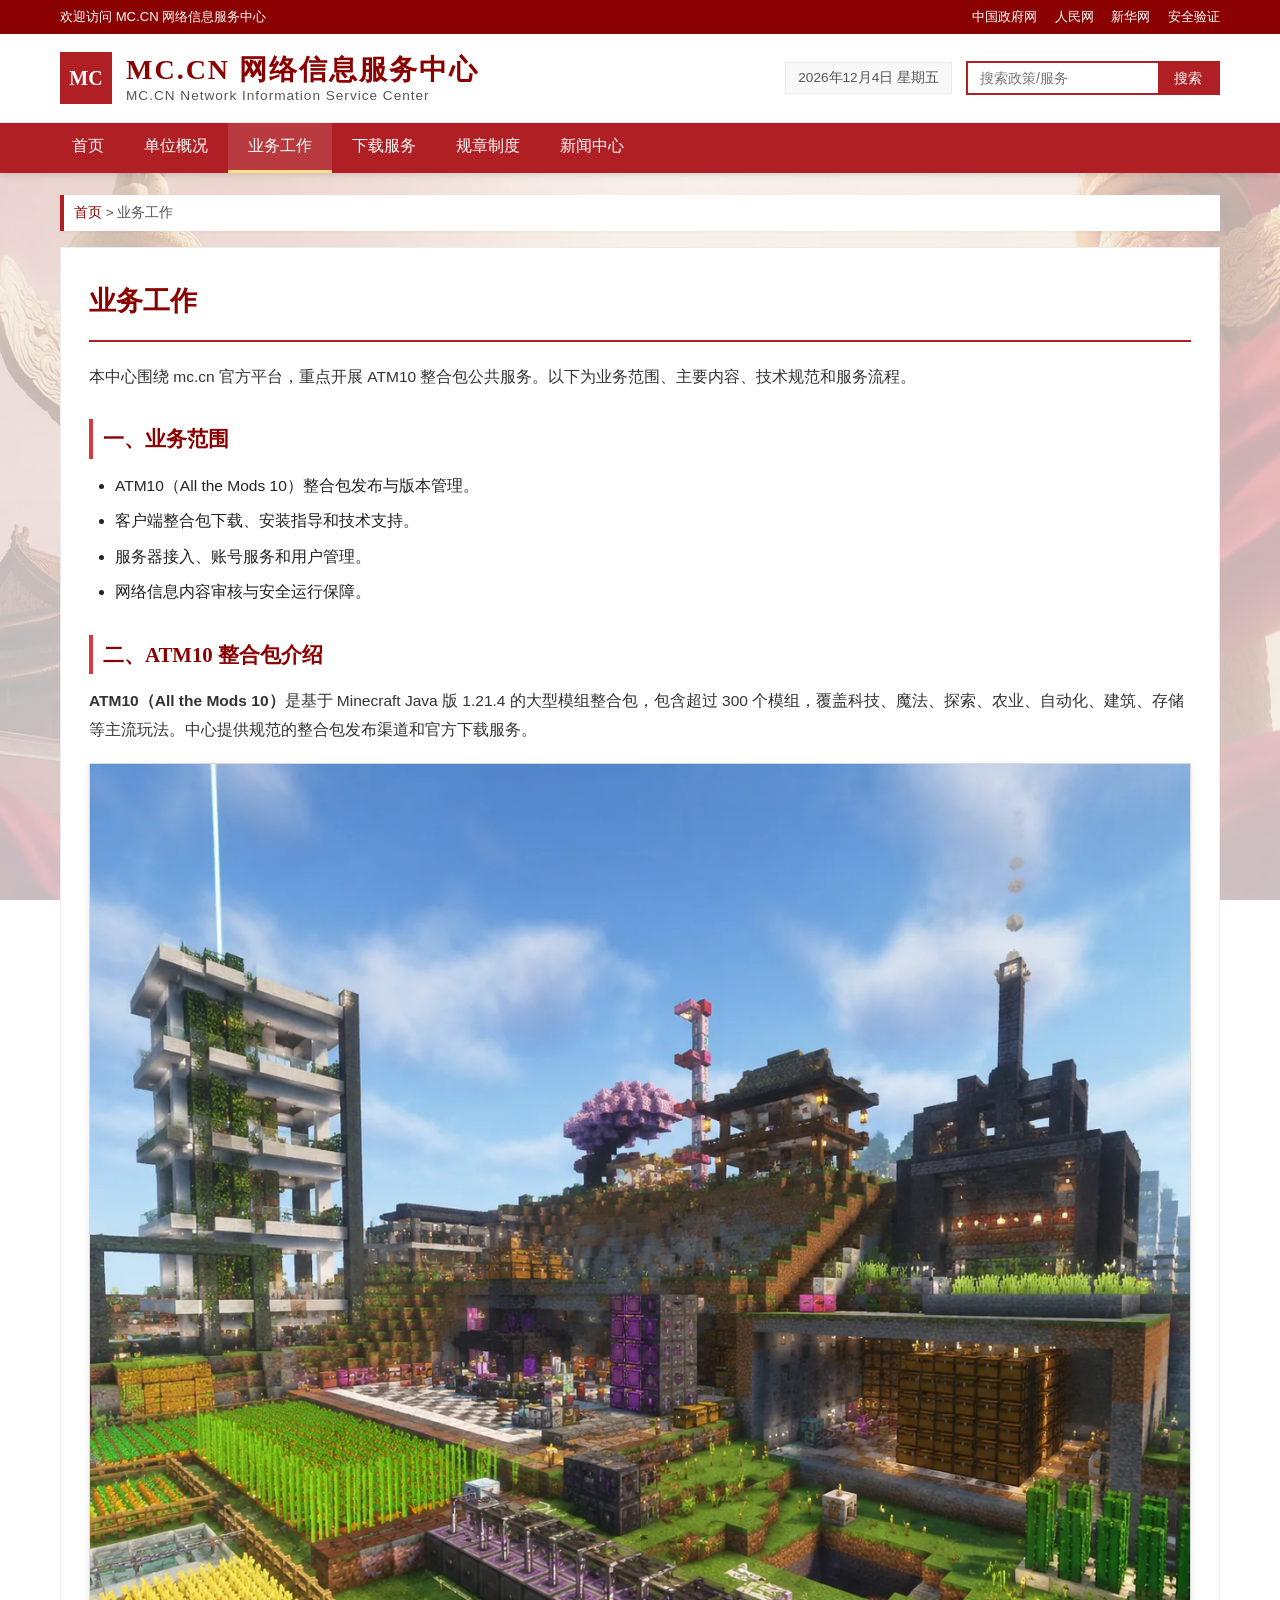
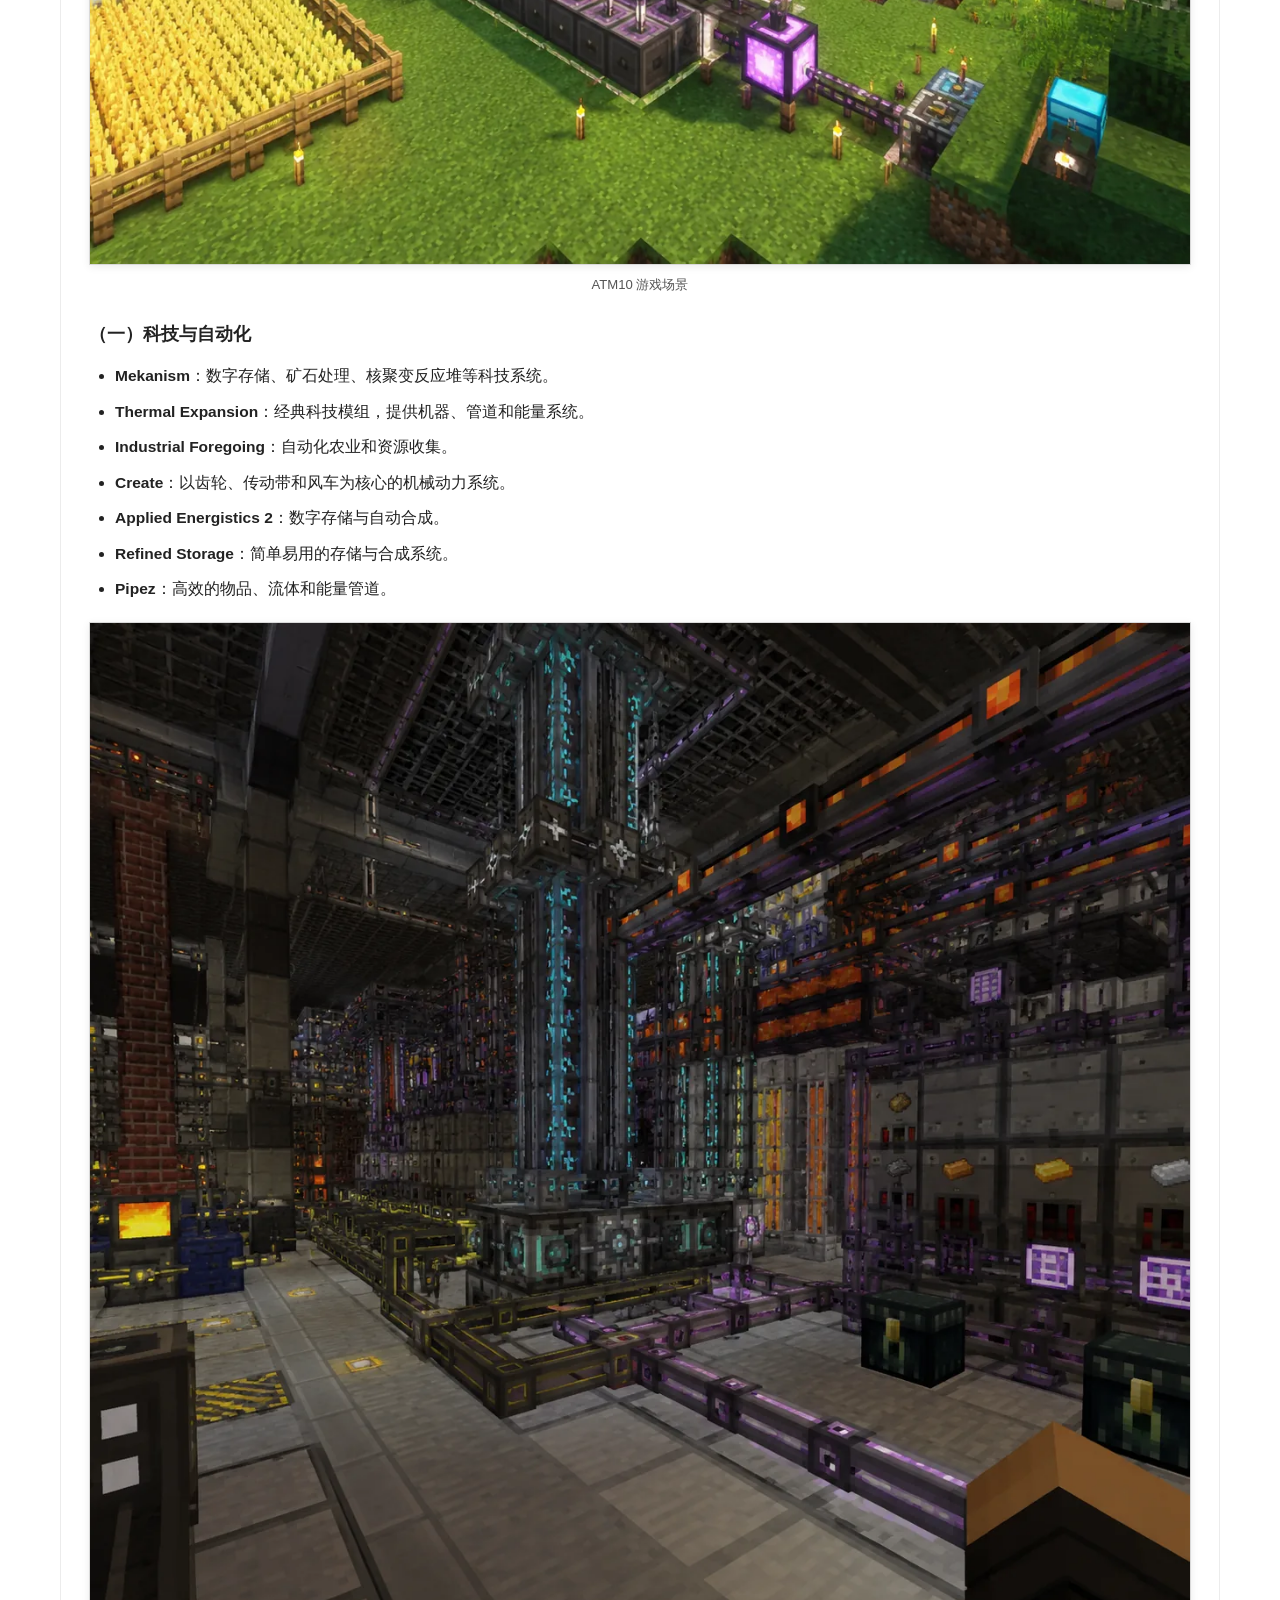
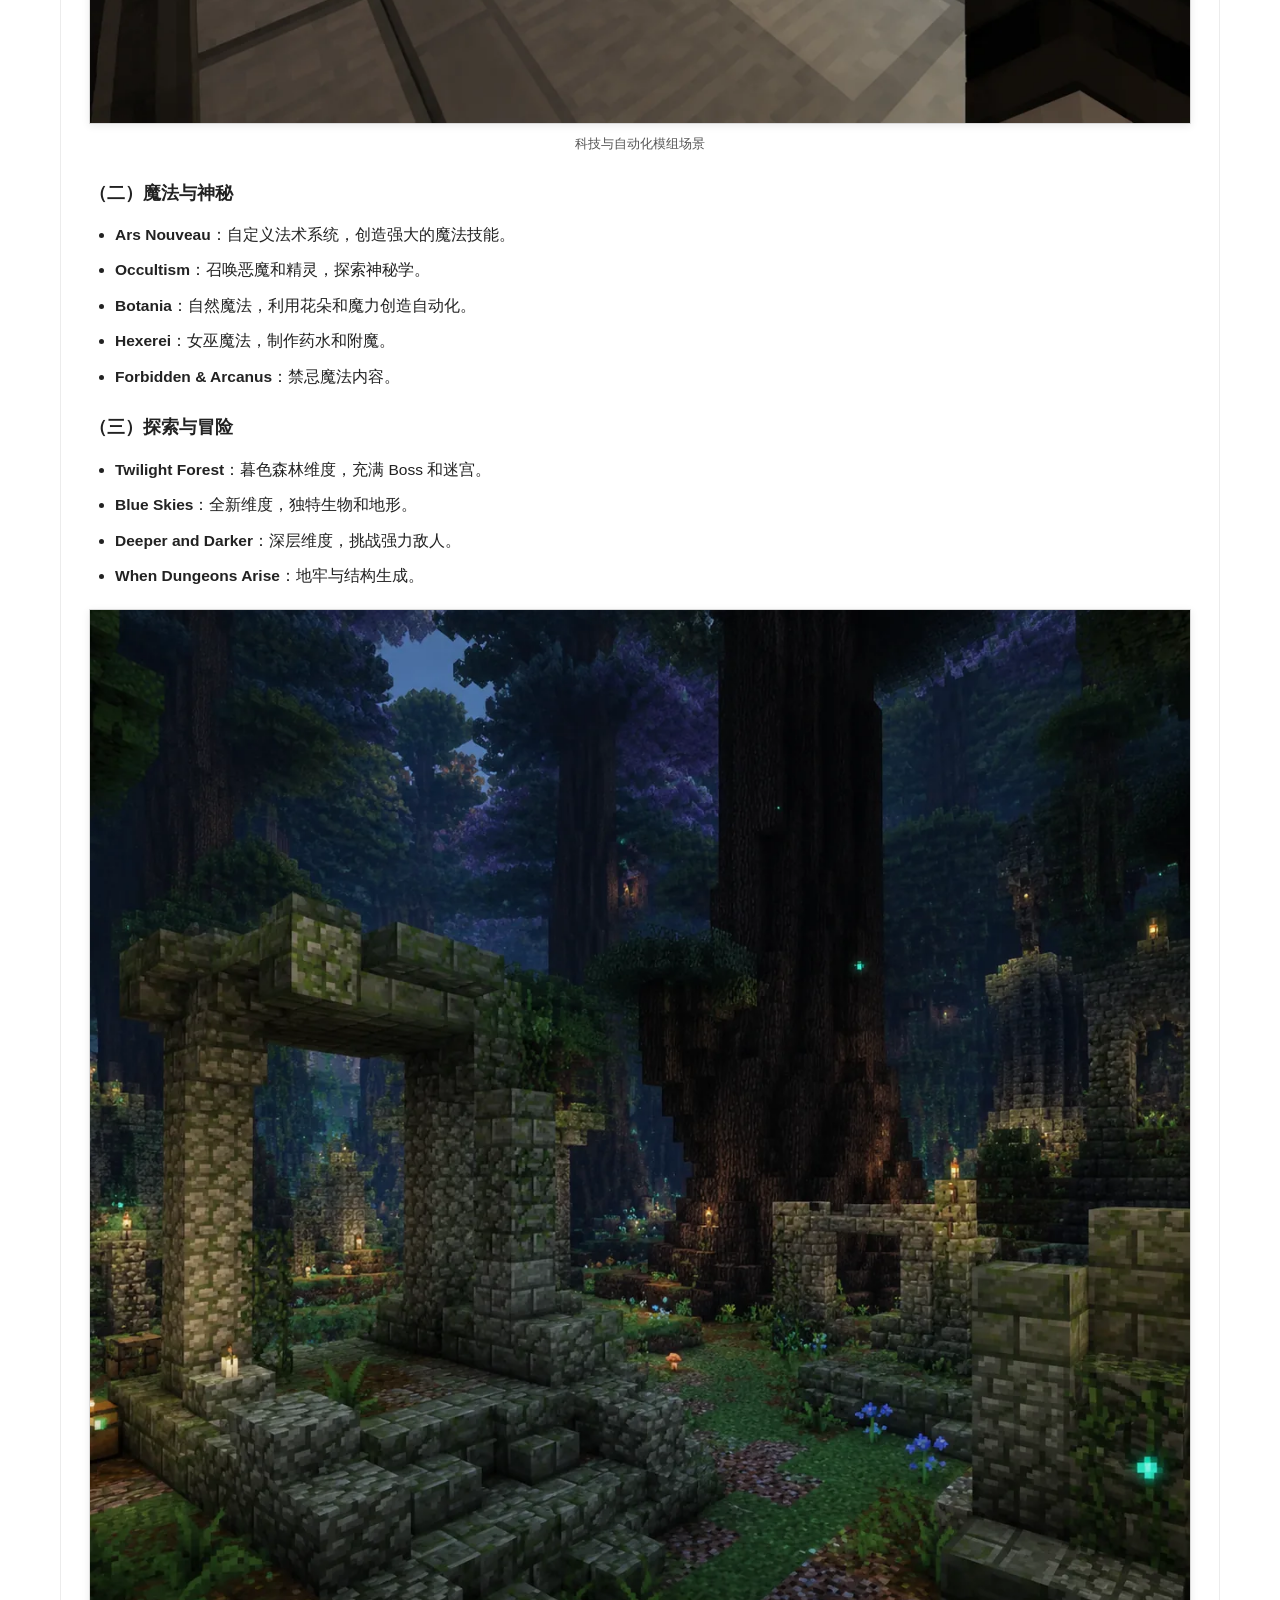
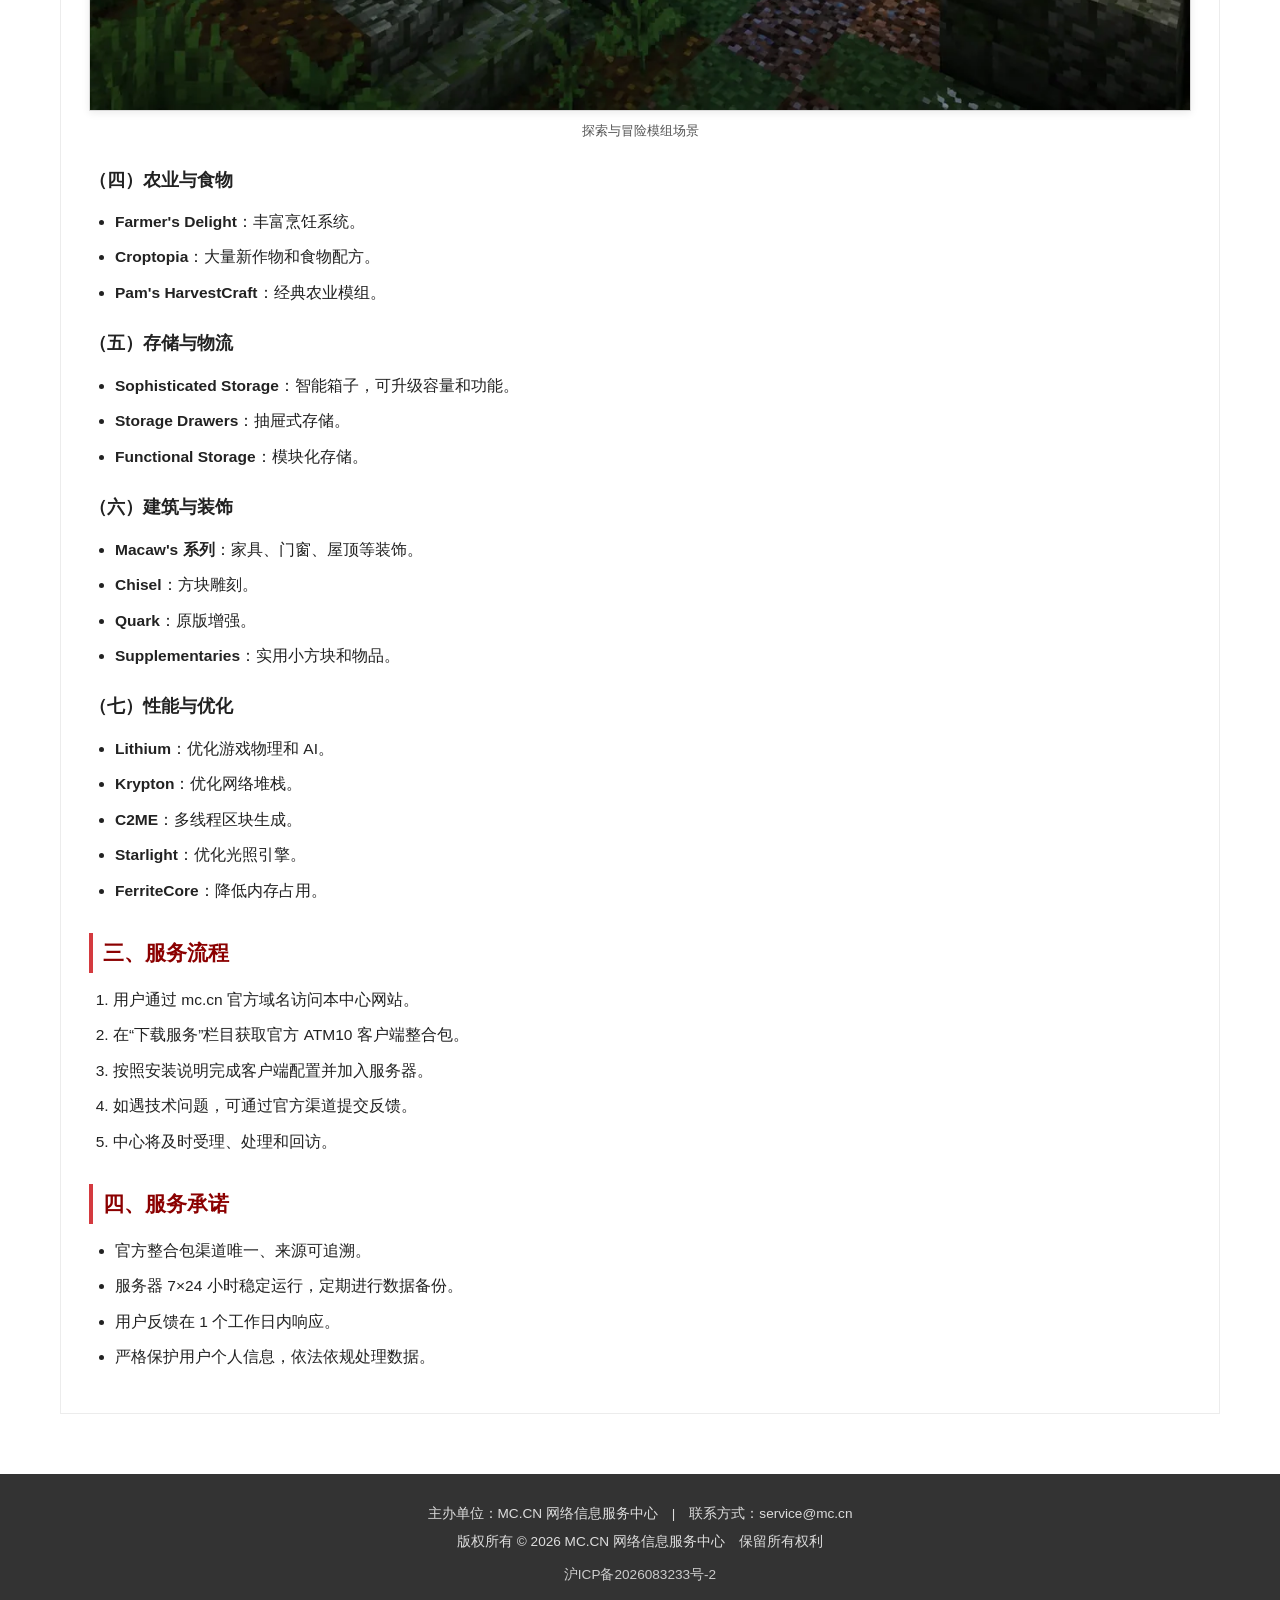
<file: mods.html>
<!DOCTYPE html>
<html lang="zh-CN">
<head>
    <meta charset="UTF-8">
    <meta name="viewport" content="width=device-width, initial-scale=1.0">
    <title>业务工作 - MC.CN 网络信息服务中心</title>
    <meta name="description" content="MC.CN 网络信息服务中心业务工作介绍，ATM10 整合包服务、模组内容和服务流程。">
    <link rel="stylesheet" href="./assets/css/style.css">
</head>
<body>
    <div class="topbar">
        <div class="topbar-inner">
            <span>欢迎访问 MC.CN 网络信息服务中心</span>
            <span>
                <a href="https://www.gov.cn/" target="_blank" rel="noopener">中国政府网</a>
                <a href="https://www.people.com.cn/" target="_blank" rel="noopener">人民网</a>
                <a href="https://www.news.cn/" target="_blank" rel="noopener">新华网</a>
                <a href="./verify.html">安全验证</a>
            </span>
        </div>
    </div>

    <header class="header">
        <div class="header-inner">
            <div class="logo">
                <div class="logo-badge">MC</div>
                <div>
                    <div class="site-title">MC.CN 网络信息服务中心</div>
                    <div class="site-subtitle">MC.CN Network Information Service Center</div>
                </div>
            </div>
            <div class="header-tools">
                <span class="header-date" id="today">加载日期...</span>
                <form class="search-box" action="https://www.gov.cn/search/" method="get" target="_blank" rel="noopener">
                    <input type="text" name="q" placeholder="搜索政策/服务" aria-label="搜索">
                    <button type="submit">搜索</button>
                </form>
            </div>
        </div>
    </header>

    <nav class="navbar">
        <div class="nav-inner">
            <a href="./index.html">首页</a>
            <a href="./about.html">单位概况</a>
            <a href="./mods.html" class="active">业务工作</a>
            <a href="./download.html">下载服务</a>
            <a href="./rules.html">规章制度</a>
            <a href="./news.html">新闻中心</a>
        </div>
    </nav>

    <main class="main">
        <div class="container">
            <div class="breadcrumb"><a href="./index.html">首页</a> &gt; 业务工作</div>

            <article class="article">
                <h1>业务工作</h1>
                <p>本中心围绕 mc.cn 官方平台，重点开展 ATM10 整合包公共服务。以下为业务范围、主要内容、技术规范和服务流程。</p>

                <h2>一、业务范围</h2>
                <ul>
                    <li>ATM10（All the Mods 10）整合包发布与版本管理。</li>
                    <li>客户端整合包下载、安装指导和技术支持。</li>
                    <li>服务器接入、账号服务和用户管理。</li>
                    <li>网络信息内容审核与安全运行保障。</li>
                </ul>

                <h2>二、ATM10 整合包介绍</h2>
                <p><strong>ATM10（All the Mods 10）</strong>是基于 Minecraft Java 版 1.21.4 的大型模组整合包，包含超过 300 个模组，覆盖科技、魔法、探索、农业、自动化、建筑、存储等主流玩法。中心提供规范的整合包发布渠道和官方下载服务。</p>

                <div class="img-figure">
                    <img src="./images/mods-world.webp" alt="ATM10 丰富世界">
                    <div class="img-caption">ATM10 游戏场景</div>
                </div>

                <h3>（一）科技与自动化</h3>
                <ul>
                    <li><strong>Mekanism</strong>：数字存储、矿石处理、核聚变反应堆等科技系统。</li>
                    <li><strong>Thermal Expansion</strong>：经典科技模组，提供机器、管道和能量系统。</li>
                    <li><strong>Industrial Foregoing</strong>：自动化农业和资源收集。</li>
                    <li><strong>Create</strong>：以齿轮、传动带和风车为核心的机械动力系统。</li>
                    <li><strong>Applied Energistics 2</strong>：数字存储与自动合成。</li>
                    <li><strong>Refined Storage</strong>：简单易用的存储与合成系统。</li>
                    <li><strong>Pipez</strong>：高效的物品、流体和能量管道。</li>
                </ul>

                <div class="img-figure">
                    <img src="./images/mods-tech.webp" alt="科技与自动化模组">
                    <div class="img-caption">科技与自动化模组场景</div>
                </div>

                <h3>（二）魔法与神秘</h3>
                <ul>
                    <li><strong>Ars Nouveau</strong>：自定义法术系统，创造强大的魔法技能。</li>
                    <li><strong>Occultism</strong>：召唤恶魔和精灵，探索神秘学。</li>
                    <li><strong>Botania</strong>：自然魔法，利用花朵和魔力创造自动化。</li>
                    <li><strong>Hexerei</strong>：女巫魔法，制作药水和附魔。</li>
                    <li><strong>Forbidden &amp; Arcanus</strong>：禁忌魔法内容。</li>
                </ul>

                <h3>（三）探索与冒险</h3>
                <ul>
                    <li><strong>Twilight Forest</strong>：暮色森林维度，充满 Boss 和迷宫。</li>
                    <li><strong>Blue Skies</strong>：全新维度，独特生物和地形。</li>
                    <li><strong>Deeper and Darker</strong>：深层维度，挑战强力敌人。</li>
                    <li><strong>When Dungeons Arise</strong>：地牢与结构生成。</li>
                </ul>

                <div class="img-figure">
                    <img src="./images/mods-adventure.webp" alt="探索与冒险模组">
                    <div class="img-caption">探索与冒险模组场景</div>
                </div>

                <h3>（四）农业与食物</h3>
                <ul>
                    <li><strong>Farmer's Delight</strong>：丰富烹饪系统。</li>
                    <li><strong>Croptopia</strong>：大量新作物和食物配方。</li>
                    <li><strong>Pam's HarvestCraft</strong>：经典农业模组。</li>
                </ul>

                <h3>（五）存储与物流</h3>
                <ul>
                    <li><strong>Sophisticated Storage</strong>：智能箱子，可升级容量和功能。</li>
                    <li><strong>Storage Drawers</strong>：抽屉式存储。</li>
                    <li><strong>Functional Storage</strong>：模块化存储。</li>
                </ul>

                <h3>（六）建筑与装饰</h3>
                <ul>
                    <li><strong>Macaw's 系列</strong>：家具、门窗、屋顶等装饰。</li>
                    <li><strong>Chisel</strong>：方块雕刻。</li>
                    <li><strong>Quark</strong>：原版增强。</li>
                    <li><strong>Supplementaries</strong>：实用小方块和物品。</li>
                </ul>

                <h3>（七）性能与优化</h3>
                <ul>
                    <li><strong>Lithium</strong>：优化游戏物理和 AI。</li>
                    <li><strong>Krypton</strong>：优化网络堆栈。</li>
                    <li><strong>C2ME</strong>：多线程区块生成。</li>
                    <li><strong>Starlight</strong>：优化光照引擎。</li>
                    <li><strong>FerriteCore</strong>：降低内存占用。</li>
                </ul>

                <h2>三、服务流程</h2>
                <ol style="padding-left:24px; margin-bottom:16px;">
                    <li>用户通过 mc.cn 官方域名访问本中心网站。</li>
                    <li>在“下载服务”栏目获取官方 ATM10 客户端整合包。</li>
                    <li>按照安装说明完成客户端配置并加入服务器。</li>
                    <li>如遇技术问题，可通过官方渠道提交反馈。</li>
                    <li>中心将及时受理、处理和回访。</li>
                </ol>

                <h2>四、服务承诺</h2>
                <ul>
                    <li>官方整合包渠道唯一、来源可追溯。</li>
                    <li>服务器 7×24 小时稳定运行，定期进行数据备份。</li>
                    <li>用户反馈在 1 个工作日内响应。</li>
                    <li>严格保护用户个人信息，依法依规处理数据。</li>
                </ul>
            </article>
        </div>
    </main>

    <footer class="footer">
        <p>主办单位：MC.CN 网络信息服务中心　|　联系方式：service@mc.cn</p>
        <p>版权所有 © 2026 MC.CN 网络信息服务中心　保留所有权利</p>
        <p class="beian">
            <a href="https://beian.miit.gov.cn/" target="_blank" rel="noopener">沪ICP备2026083233号-2</a>
        </p>
    </footer>

    <script>
        (function () {
            var d = new Date();
            var week = ['日', '一', '二', '三', '四', '五', '六'];
            document.getElementById('today').textContent = d.getFullYear() + '年' + (d.getMonth() + 1) + '月' + d.getDate() + '日 星期' + week[d.getDay()];
        })();
    </script>
</body>
</html>
</file>
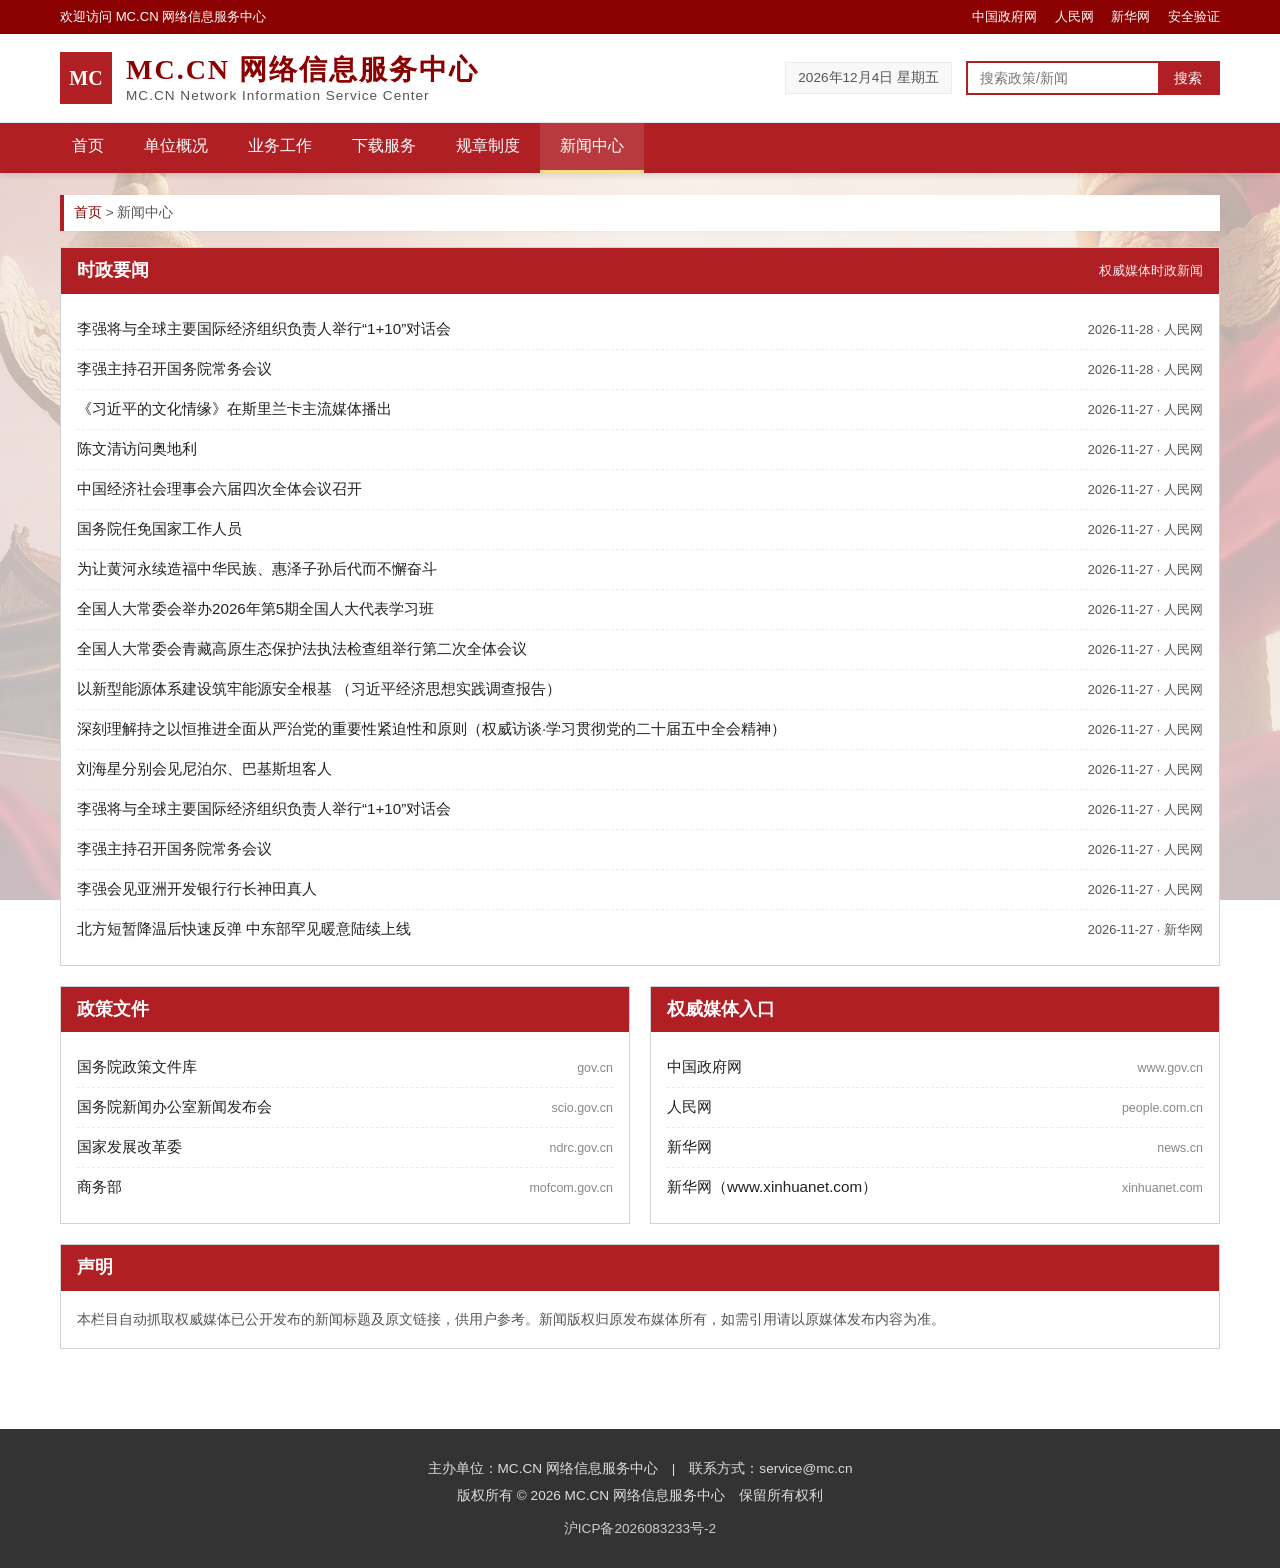
<file: news.html>
<!DOCTYPE html>
<html lang="zh-CN">
<head>
    <meta charset="UTF-8">
    <meta name="viewport" content="width=device-width, initial-scale=1.0">
    <title>新闻中心 - MC.CN 网络信息服务中心</title>
    <meta name="description" content="MC.CN 网络信息服务中心新闻中心，自动更新权威媒体时政要闻。">
    <link rel="stylesheet" href="./assets/css/style.css">
</head>
<body>
    <div class="topbar">
        <div class="topbar-inner">
            <span>欢迎访问 MC.CN 网络信息服务中心</span>
            <span>
                <a href="https://www.gov.cn/" target="_blank" rel="noopener">中国政府网</a>
                <a href="https://www.people.com.cn/" target="_blank" rel="noopener">人民网</a>
                <a href="https://www.news.cn/" target="_blank" rel="noopener">新华网</a>
                <a href="./verify.html">安全验证</a>
            </span>
        </div>
    </div>

    <header class="header">
        <div class="header-inner">
            <div class="logo">
                <div class="logo-badge">MC</div>
                <div>
                    <div class="site-title">MC.CN 网络信息服务中心</div>
                    <div class="site-subtitle">MC.CN Network Information Service Center</div>
                </div>
            </div>
            <div class="header-tools">
                <span class="header-date" id="today">加载日期...</span>
                <form class="search-box" action="https://www.gov.cn/search/" method="get" target="_blank" rel="noopener">
                    <input type="text" name="q" placeholder="搜索政策/新闻" aria-label="搜索">
                    <button type="submit">搜索</button>
                </form>
            </div>
        </div>
    </header>

    <nav class="navbar">
        <div class="nav-inner">
            <a href="./index.html">首页</a>
            <a href="./about.html">单位概况</a>
            <a href="./mods.html">业务工作</a>
            <a href="./download.html">下载服务</a>
            <a href="./rules.html">规章制度</a>
            <a href="./news.html" class="active">新闻中心</a>
        </div>
    </nav>

    <main class="main">
        <div class="container">
            <div class="breadcrumb"><a href="./index.html">首页</a> &gt; 新闻中心</div>

            <section class="panel">
                <div class="panel-head">
                    <h2 class="panel-title">时政要闻</h2>
                    <span class="panel-more">权威媒体时政新闻</span>
                </div>
                <div class="panel-body">
                    <ul class="news-list js-news-list">
                        <!-- 由 assets/js/news.js 动态加载 -->
                    </ul>
                    <div class="js-news-sentinel" aria-hidden="true"></div>
                </div>
            </section>

            <div class="grid-2">
                <section class="panel">
                    <div class="panel-head">
                        <h2 class="panel-title">政策文件</h2>
                    </div>
                    <div class="panel-body">
                        <ul class="news-list">
                            <li><a href="https://www.gov.cn/zhengce/" target="_blank" rel="noopener">国务院政策文件库</a><span class="source">gov.cn</span></li>
                            <li><a href="http://www.scio.gov.cn/xwfb/" target="_blank" rel="noopener">国务院新闻办公室新闻发布会</a><span class="source">scio.gov.cn</span></li>
                            <li><a href="https://www.ndrc.gov.cn/" target="_blank" rel="noopener">国家发展改革委</a><span class="source">ndrc.gov.cn</span></li>
                            <li><a href="https://www.mofcom.gov.cn/" target="_blank" rel="noopener">商务部</a><span class="source">mofcom.gov.cn</span></li>
                        </ul>
                    </div>
                </section>

                <section class="panel">
                    <div class="panel-head">
                        <h2 class="panel-title">权威媒体入口</h2>
                    </div>
                    <div class="panel-body">
                        <ul class="news-list">
                            <li><a href="https://www.gov.cn/" target="_blank" rel="noopener">中国政府网</a><span class="source">www.gov.cn</span></li>
                            <li><a href="https://www.people.com.cn/" target="_blank" rel="noopener">人民网</a><span class="source">people.com.cn</span></li>
                            <li><a href="https://www.news.cn/" target="_blank" rel="noopener">新华网</a><span class="source">news.cn</span></li>
                            <li><a href="https://www.xinhuanet.com/" target="_blank" rel="noopener">新华网（www.xinhuanet.com）</a><span class="source">xinhuanet.com</span></li>
                        </ul>
                    </div>
                </section>
            </div>

            <section class="panel">
                <div class="panel-head">
                    <h2 class="panel-title">声明</h2>
                </div>
                <div class="panel-body" style="font-size:0.88rem; line-height:1.8; color:#555;">
                    <p>本栏目自动抓取权威媒体已公开发布的新闻标题及原文链接，供用户参考。新闻版权归原发布媒体所有，如需引用请以原媒体发布内容为准。</p>
                </div>
            </section>
        </div>
    </main>

    <footer class="footer">
        <p>主办单位：MC.CN 网络信息服务中心　|　联系方式：service@mc.cn</p>
        <p>版权所有 © 2026 MC.CN 网络信息服务中心　保留所有权利</p>
        <p class="beian">
            <a href="https://beian.miit.gov.cn/" target="_blank" rel="noopener">沪ICP备2026083233号-2</a>
        </p>
    </footer>

    <script>
        window.MC_FALLBACK_NEWS = [
            {"title":"李强主持召开国务院常务会议","url":"http://www.scio.gov.cn/yw/lq_/202608/t20260821_1004349.html","source":"国务院新闻办公室网站","date":"2026-08-21"},
            {"title":"习近平同厄瓜多尔总统诺沃亚会谈","url":"http://www.news.cn/politics/leaders/20260818/a15e6eee8d7e4779aaf4c75567848e49/c.html","source":"新华网","date":"2026-08-18"},
            {"title":"新华社评论员：树立和践行正确政绩观是一项长期任务","url":"http://www.news.cn/politics/20260825/505fa7534c374b60b6439db4a66c3976/c.html","source":"新华网","date":"2026-08-25"},
            {"title":"国新办举行“开局起步‘十五五’”系列主题新闻发布会","url":"http://www.scio.gov.cn/live/2026/39207/index_m.html#1","source":"国务院新闻办公室网站","date":"2026-08-20"},
            {"title":"时政微观察丨从这些生动比喻感悟正确政绩观","url":"http://politics.people.com.cn/n1/2026/0823/c461001-40784440.html","source":"人民网","date":"2026-08-23"}
        ];
    </script>
    <script src="./assets/js/news.js"></script>
    <script>
        (function () {
            var d = new Date();
            var week = ['日', '一', '二', '三', '四', '五', '六'];
            document.getElementById('today').textContent = d.getFullYear() + '年' + (d.getMonth() + 1) + '月' + d.getDate() + '日 星期' + week[d.getDay()];
        })();
    </script>
</body>
</html>
</file>
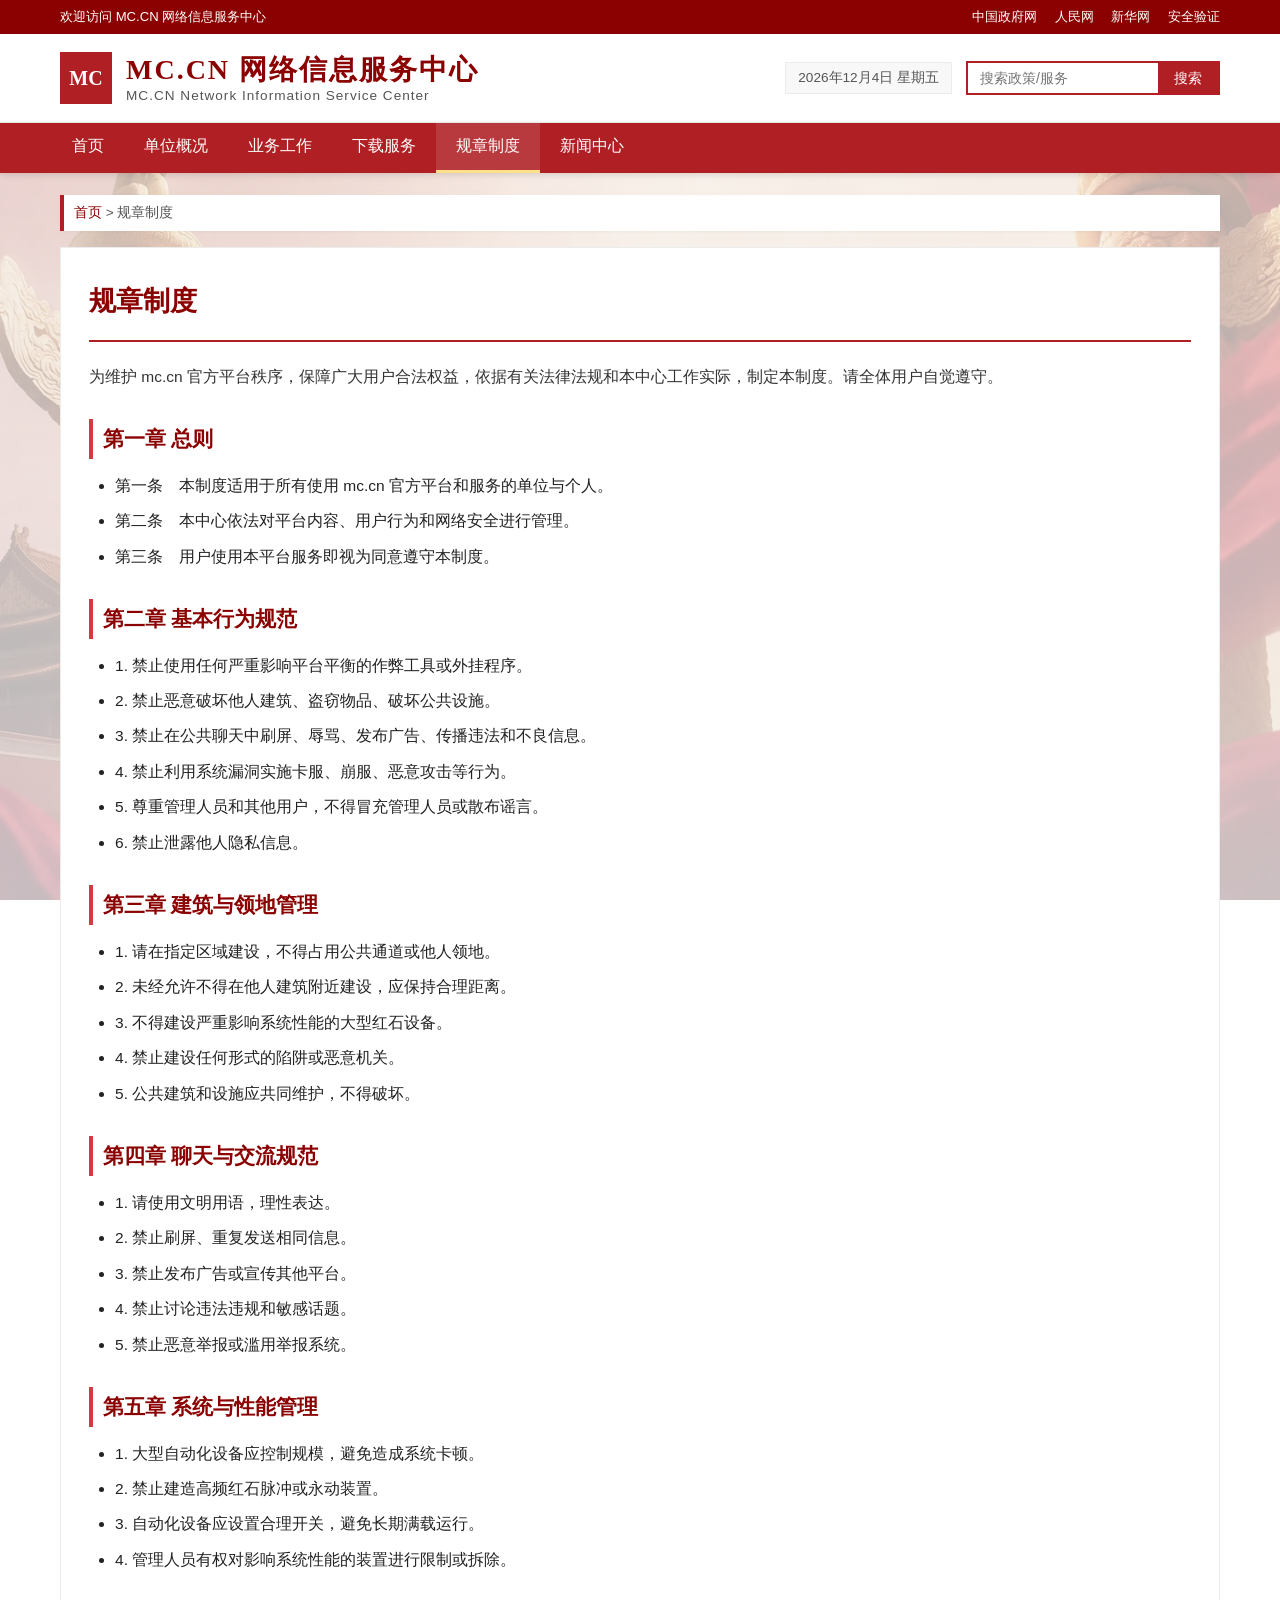
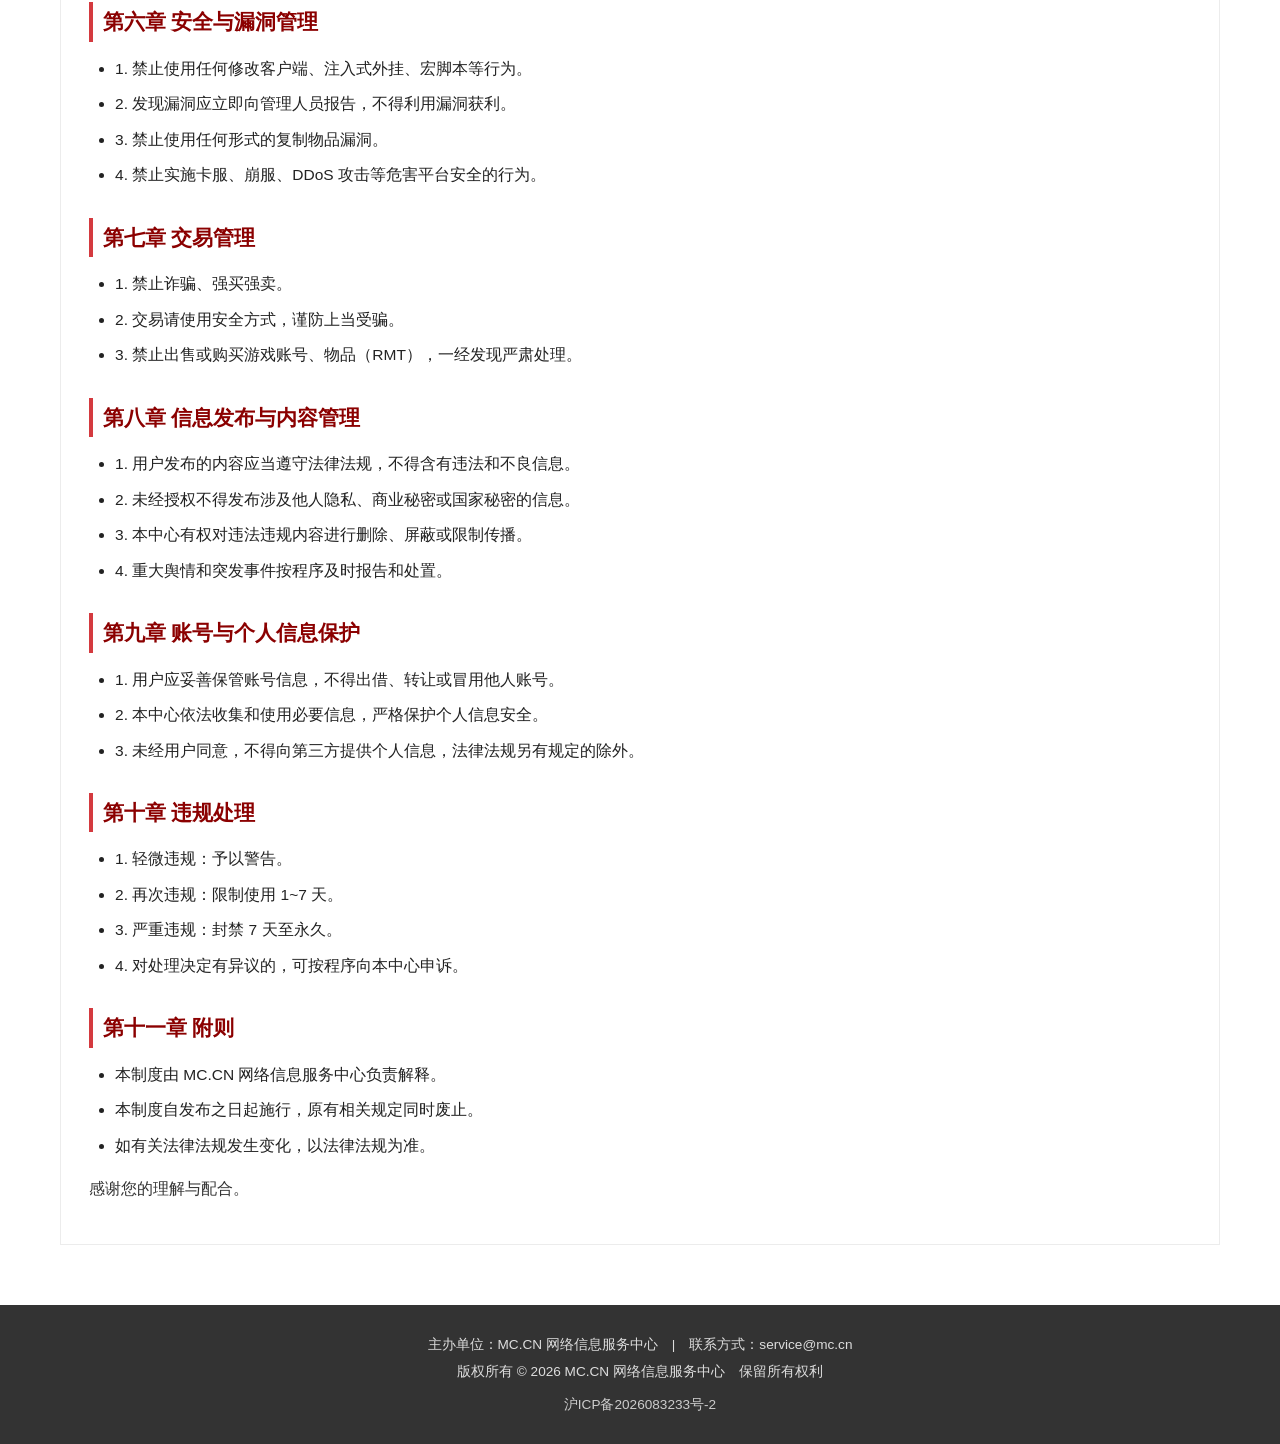
<file: rules.html>
<!DOCTYPE html>
<html lang="zh-CN">
<head>
    <meta charset="UTF-8">
    <meta name="viewport" content="width=device-width, initial-scale=1.0">
    <title>规章制度 - MC.CN 网络信息服务中心</title>
    <meta name="description" content="MC.CN 网络信息服务中心规章制度、用户行为规范和信息安全管理规定。">
    <link rel="stylesheet" href="./assets/css/style.css">
</head>
<body>
    <div class="topbar">
        <div class="topbar-inner">
            <span>欢迎访问 MC.CN 网络信息服务中心</span>
            <span>
                <a href="https://www.gov.cn/" target="_blank" rel="noopener">中国政府网</a>
                <a href="https://www.people.com.cn/" target="_blank" rel="noopener">人民网</a>
                <a href="https://www.news.cn/" target="_blank" rel="noopener">新华网</a>
                <a href="./verify.html">安全验证</a>
            </span>
        </div>
    </div>

    <header class="header">
        <div class="header-inner">
            <div class="logo">
                <div class="logo-badge">MC</div>
                <div>
                    <div class="site-title">MC.CN 网络信息服务中心</div>
                    <div class="site-subtitle">MC.CN Network Information Service Center</div>
                </div>
            </div>
            <div class="header-tools">
                <span class="header-date" id="today">加载日期...</span>
                <form class="search-box" action="https://www.gov.cn/search/" method="get" target="_blank" rel="noopener">
                    <input type="text" name="q" placeholder="搜索政策/服务" aria-label="搜索">
                    <button type="submit">搜索</button>
                </form>
            </div>
        </div>
    </header>

    <nav class="navbar">
        <div class="nav-inner">
            <a href="./index.html">首页</a>
            <a href="./about.html">单位概况</a>
            <a href="./mods.html">业务工作</a>
            <a href="./download.html">下载服务</a>
            <a href="./rules.html" class="active">规章制度</a>
            <a href="./news.html">新闻中心</a>
        </div>
    </nav>

    <main class="main">
        <div class="container">
            <div class="breadcrumb"><a href="./index.html">首页</a> &gt; 规章制度</div>

            <article class="article">
                <h1>规章制度</h1>
                <p>为维护 mc.cn 官方平台秩序，保障广大用户合法权益，依据有关法律法规和本中心工作实际，制定本制度。请全体用户自觉遵守。</p>

                <h2>第一章 总则</h2>
                <ul>
                    <li>第一条　本制度适用于所有使用 mc.cn 官方平台和服务的单位与个人。</li>
                    <li>第二条　本中心依法对平台内容、用户行为和网络安全进行管理。</li>
                    <li>第三条　用户使用本平台服务即视为同意遵守本制度。</li>
                </ul>

                <h2>第二章 基本行为规范</h2>
                <ul>
                    <li>1. 禁止使用任何严重影响平台平衡的作弊工具或外挂程序。</li>
                    <li>2. 禁止恶意破坏他人建筑、盗窃物品、破坏公共设施。</li>
                    <li>3. 禁止在公共聊天中刷屏、辱骂、发布广告、传播违法和不良信息。</li>
                    <li>4. 禁止利用系统漏洞实施卡服、崩服、恶意攻击等行为。</li>
                    <li>5. 尊重管理人员和其他用户，不得冒充管理人员或散布谣言。</li>
                    <li>6. 禁止泄露他人隐私信息。</li>
                </ul>

                <h2>第三章 建筑与领地管理</h2>
                <ul>
                    <li>1. 请在指定区域建设，不得占用公共通道或他人领地。</li>
                    <li>2. 未经允许不得在他人建筑附近建设，应保持合理距离。</li>
                    <li>3. 不得建设严重影响系统性能的大型红石设备。</li>
                    <li>4. 禁止建设任何形式的陷阱或恶意机关。</li>
                    <li>5. 公共建筑和设施应共同维护，不得破坏。</li>
                </ul>

                <h2>第四章 聊天与交流规范</h2>
                <ul>
                    <li>1. 请使用文明用语，理性表达。</li>
                    <li>2. 禁止刷屏、重复发送相同信息。</li>
                    <li>3. 禁止发布广告或宣传其他平台。</li>
                    <li>4. 禁止讨论违法违规和敏感话题。</li>
                    <li>5. 禁止恶意举报或滥用举报系统。</li>
                </ul>

                <h2>第五章 系统与性能管理</h2>
                <ul>
                    <li>1. 大型自动化设备应控制规模，避免造成系统卡顿。</li>
                    <li>2. 禁止建造高频红石脉冲或永动装置。</li>
                    <li>3. 自动化设备应设置合理开关，避免长期满载运行。</li>
                    <li>4. 管理人员有权对影响系统性能的装置进行限制或拆除。</li>
                </ul>

                <h2>第六章 安全与漏洞管理</h2>
                <ul>
                    <li>1. 禁止使用任何修改客户端、注入式外挂、宏脚本等行为。</li>
                    <li>2. 发现漏洞应立即向管理人员报告，不得利用漏洞获利。</li>
                    <li>3. 禁止使用任何形式的复制物品漏洞。</li>
                    <li>4. 禁止实施卡服、崩服、DDoS 攻击等危害平台安全的行为。</li>
                </ul>

                <h2>第七章 交易管理</h2>
                <ul>
                    <li>1. 禁止诈骗、强买强卖。</li>
                    <li>2. 交易请使用安全方式，谨防上当受骗。</li>
                    <li>3. 禁止出售或购买游戏账号、物品（RMT），一经发现严肃处理。</li>
                </ul>

                <h2>第八章 信息发布与内容管理</h2>
                <ul>
                    <li>1. 用户发布的内容应当遵守法律法规，不得含有违法和不良信息。</li>
                    <li>2. 未经授权不得发布涉及他人隐私、商业秘密或国家秘密的信息。</li>
                    <li>3. 本中心有权对违法违规内容进行删除、屏蔽或限制传播。</li>
                    <li>4. 重大舆情和突发事件按程序及时报告和处置。</li>
                </ul>

                <h2>第九章 账号与个人信息保护</h2>
                <ul>
                    <li>1. 用户应妥善保管账号信息，不得出借、转让或冒用他人账号。</li>
                    <li>2. 本中心依法收集和使用必要信息，严格保护个人信息安全。</li>
                    <li>3. 未经用户同意，不得向第三方提供个人信息，法律法规另有规定的除外。</li>
                </ul>

                <h2>第十章 违规处理</h2>
                <ul>
                    <li>1. 轻微违规：予以警告。</li>
                    <li>2. 再次违规：限制使用 1~7 天。</li>
                    <li>3. 严重违规：封禁 7 天至永久。</li>
                    <li>4. 对处理决定有异议的，可按程序向本中心申诉。</li>
                </ul>

                <h2>第十一章 附则</h2>
                <ul>
                    <li>本制度由 MC.CN 网络信息服务中心负责解释。</li>
                    <li>本制度自发布之日起施行，原有相关规定同时废止。</li>
                    <li>如有关法律法规发生变化，以法律法规为准。</li>
                </ul>

                <p>感谢您的理解与配合。</p>
            </article>
        </div>
    </main>

    <footer class="footer">
        <p>主办单位：MC.CN 网络信息服务中心　|　联系方式：service@mc.cn</p>
        <p>版权所有 © 2026 MC.CN 网络信息服务中心　保留所有权利</p>
        <p class="beian">
            <a href="https://beian.miit.gov.cn/" target="_blank" rel="noopener">沪ICP备2026083233号-2</a>
        </p>
    </footer>

    <script>
        (function () {
            var d = new Date();
            var week = ['日', '一', '二', '三', '四', '五', '六'];
            document.getElementById('today').textContent = d.getFullYear() + '年' + (d.getMonth() + 1) + '月' + d.getDate() + '日 星期' + week[d.getDay()];
        })();
    </script>
</body>
</html>
</file>
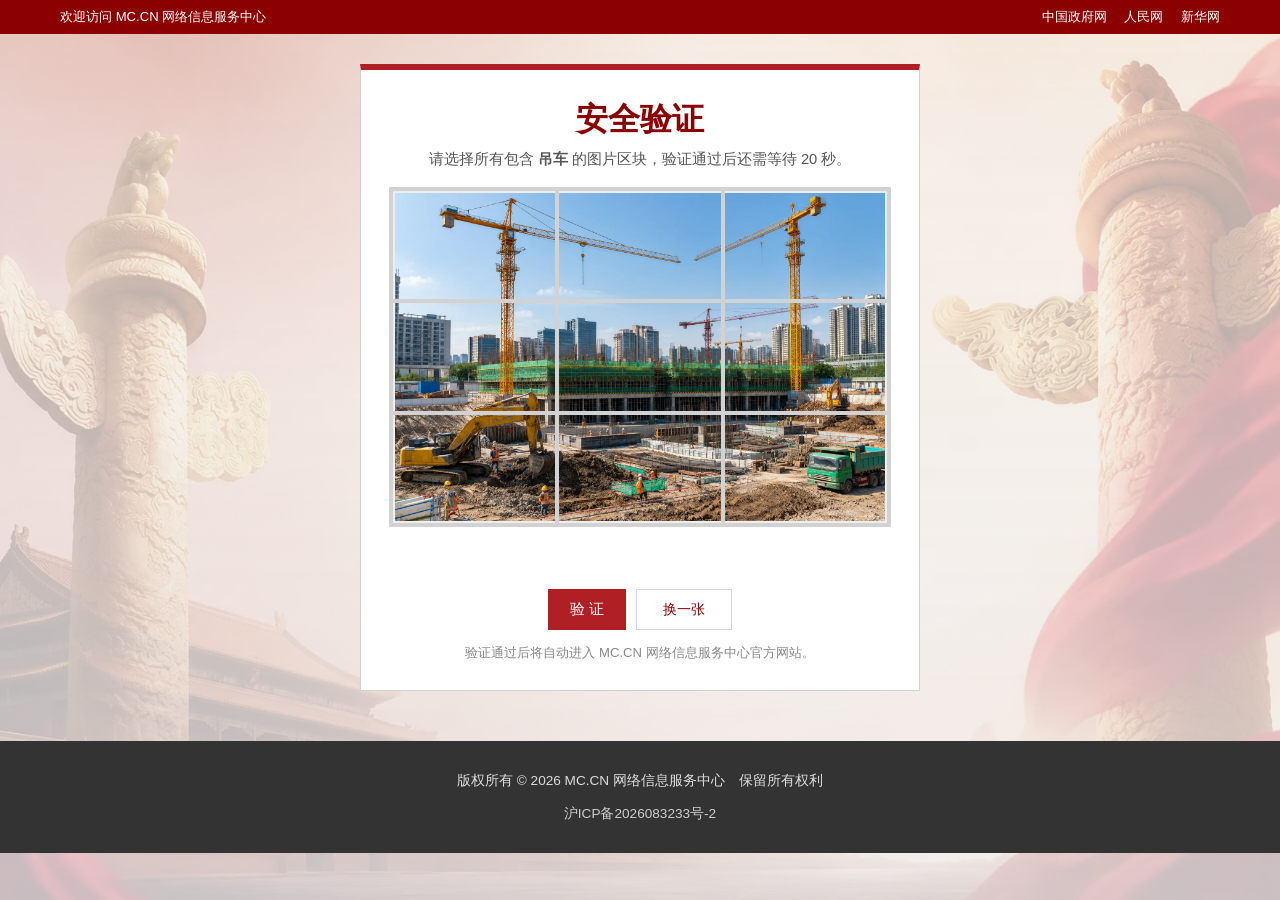
<file: verify.html>
<!DOCTYPE html>
<html lang="zh-CN">
<head>
    <meta charset="UTF-8">
    <meta name="viewport" content="width=device-width, initial-scale=1.0">
    <title>安全验证 - MC.CN 网络信息服务中心</title>
    <link rel="stylesheet" href="./assets/css/style.css">
</head>
<body>
    <div class="topbar">
        <div class="topbar-inner">
            <span>欢迎访问 MC.CN 网络信息服务中心</span>
            <span>
                <a href="https://www.gov.cn/" target="_blank" rel="noopener">中国政府网</a>
                <a href="https://www.people.com.cn/" target="_blank" rel="noopener">人民网</a>
                <a href="https://www.news.cn/" target="_blank" rel="noopener">新华网</a>
            </span>
        </div>
    </div>

    <main class="verify-wrap">
        <div class="verify-card">
            <h1>安全验证</h1>
            <p class="subtitle">请选择所有包含 <strong id="targetName">目标物体</strong> 的图片区块，验证通过后还需等待 20 秒。</p>
            <div class="captcha-grid" id="captchaGrid"></div>
            <p class="error-msg" id="errorMsg"></p>
            <p class="success-msg" id="successMsg"></p>
            <div style="display:flex; gap:10px; justify-content:center; flex-wrap:wrap;">
                <button class="btn" id="verifyBtn" onclick="checkAnswer()">验 证</button>
                <button class="btn-more" id="refreshBtn" type="button" onclick="pickAndRender()">换一张</button>
            </div>
            <p class="wait-msg" id="waitMsg"></p>
            <p style="margin-top:14px; font-size:0.82rem; color:#888;">验证通过后将自动进入 MC.CN 网络信息服务中心官方网站。</p>
        </div>
    </main>

    <footer class="footer">
        <p>版权所有 © 2026 MC.CN 网络信息服务中心　保留所有权利</p>
        <p class="beian">
            <a href="https://beian.miit.gov.cn/" target="_blank" rel="noopener">沪ICP备2026083233号-2</a>
        </p>
    </footer>

    <script>
        var FALLBACK_POOL = [
            {
                image: './images/captcha/real-01-traffic-lights.webp',
                target: '红绿灯',
                cells: [3, 4, 5]
            }
        ];
        var captchaPool = [];
        var currentCaptcha = null;
        var selectedIndices = new Set();
        var verified = false;
        var timerRemaining = 20;
        var timerInterval = null;
        var lockInput = false;

        function pickAndRender() {
            if (!captchaPool.length) {
                captchaPool = FALLBACK_POOL;
            }
            var index = Math.floor(Math.random() * captchaPool.length);
            currentCaptcha = captchaPool[index];
            renderCaptcha(currentCaptcha);
        }

        function renderCaptcha(item) {
            var grid = document.getElementById('captchaGrid');
            grid.innerHTML = '';
            selectedIndices.clear();
            verified = false;
            lockInput = false;
            timerRemaining = 20;
            document.getElementById('targetName').textContent = item.target;
            document.getElementById('errorMsg').textContent = '';
            document.getElementById('successMsg').textContent = '';
            document.getElementById('waitMsg').textContent = '';
            document.getElementById('verifyBtn').disabled = false;
            document.getElementById('verifyBtn').textContent = '验 证';
            document.getElementById('refreshBtn').disabled = false;

            for (var i = 0; i < 9; i++) {
                var cell = document.createElement('div');
                cell.className = 'captcha-cell';
                cell.dataset.index = i;
                var row = Math.floor(i / 3);
                var col = i % 3;
                cell.style.backgroundImage = 'url("' + item.image + '")';
                cell.style.backgroundSize = '300% 300%';
                cell.style.backgroundPosition = (col * 50) + '% ' + (row * 50) + '%';
                cell.addEventListener('click', function () {
                    toggleCell(this);
                });
                grid.appendChild(cell);
            }
        }

        function toggleCell(cell) {
            if (lockInput || verified) return;
            var idx = parseInt(cell.dataset.index, 10);
            if (selectedIndices.has(idx)) {
                selectedIndices.delete(idx);
                cell.classList.remove('selected');
            } else {
                selectedIndices.add(idx);
                cell.classList.add('selected');
            }
        }

        function checkAnswer() {
            if (lockInput || verified || !currentCaptcha) return;
            if (selectedIndices.size === 0) {
                document.getElementById('errorMsg').textContent = '请先选择图片区块';
                return;
            }

            var correct = currentCaptcha.cells || [];
            var isCorrect = selectedIndices.size === correct.length &&
                correct.every(function (idx) { return selectedIndices.has(idx); });

            if (isCorrect) {
                verified = true;
                document.getElementById('errorMsg').textContent = '';
                document.getElementById('successMsg').textContent = '✅ 验证通过！请等待 20 秒后自动进入...';
                document.getElementById('verifyBtn').disabled = true;
                document.getElementById('refreshBtn').disabled = true;
                lockInput = true;
                document.getElementById('waitMsg').textContent = '正在等待时间结束...';
                startTimer();
            } else {
                document.getElementById('errorMsg').textContent = '❌ 验证失败，请重新选择';
                document.getElementById('successMsg').textContent = '';
                lockInput = true;
                setTimeout(function () {
                    selectedIndices.clear();
                    document.querySelectorAll('.captcha-cell.selected').forEach(function (cell) {
                        cell.classList.remove('selected');
                    });
                    lockInput = false;
                }, 800);
            }
        }

        function startTimer() {
            timerInterval = setInterval(function () {
                timerRemaining--;
                document.getElementById('waitMsg').textContent = '验证已通过，还需等待 ' + timerRemaining + ' 秒...';
                if (timerRemaining <= 0) {
                    clearInterval(timerInterval);
                    document.getElementById('waitMsg').textContent = '验证完成，正在进入...';
                    document.cookie = "mc_verified=1; path=/; max-age=86400";
                    setTimeout(function () {
                        window.location.href = './index.html';
                    }, 500);
                }
            }, 1000);
        }

        fetch('./assets/data/captcha.json', { cache: 'no-store' })
            .then(function (resp) {
                if (!resp.ok) throw new Error('HTTP ' + resp.status);
                return resp.json();
            })
            .then(function (data) {
                captchaPool = Array.isArray(data) && data.length ? data : FALLBACK_POOL;
                pickAndRender();
            })
            .catch(function () {
                captchaPool = FALLBACK_POOL;
                pickAndRender();
            });
    </script>
</body>
</html>
</file>
<file: assets/css/style.css>
/* ============ MC.CN 网络信息服务中心 官方网站 ============ */
:root {
  --primary: #b01f24;
  --primary-dark: #8b0000;
  --primary-light: #d43a3f;
  --blue: #1f4e79;
  --blue-light: #2e6da4;
  --bg: #f0f2f5;
  --panel: #ffffff;
  --text: #222222;
  --text-light: #555555;
  --line: #d9d9d9;
  --line-light: #ececec;
  --gold: #c9a063;
  --font-serif: "SimSun", "STSong", "Songti SC", "Noto Serif CJK SC", serif;
  --font-sans: "Microsoft YaHei", "PingFang SC", "Segoe UI", sans-serif;
}

* {
  margin: 0;
  padding: 0;
  box-sizing: border-box;
}

html {
  scroll-behavior: smooth;
}

body {
  font-family: var(--font-sans);
  background-image: url('../../images/background-desktop.webp');
  background-size: cover;
  background-position: center center;
  background-repeat: no-repeat;
  background-attachment: fixed;
  color: var(--text);
  min-height: 100vh;
  display: flex;
  flex-direction: column;
}

body::before {
  content: '';
  position: fixed;
  inset: 0;
  background: linear-gradient(180deg, rgba(248, 245, 240, 0.86), rgba(238, 241, 245, 0.90));
  pointer-events: none;
  z-index: 0;
}

.topbar,
.header,
.navbar,
.main,
.footer {
  position: relative;
  z-index: 1;
}

a {
  color: var(--primary-dark);
  text-decoration: none;
}

a:hover {
  color: var(--primary);
  text-decoration: underline;
}

ul {
  list-style: none;
}

img {
  max-width: 100%;
  display: block;
}

/* 顶部工具条 */
.topbar {
  background: var(--primary-dark);
  color: #fff;
  font-size: 0.82rem;
  line-height: 34px;
}

.topbar-inner {
  max-width: 1200px;
  margin: 0 auto;
  padding: 0 20px;
  display: flex;
  justify-content: space-between;
  align-items: center;
}

.topbar a {
  color: #fff;
  margin-left: 14px;
}

.topbar a:hover {
  color: #ffe08a;
  text-decoration: none;
}

/* 页头 */
.header {
  background: #fff;
  border-bottom: 1px solid var(--line-light);
}

.header-inner {
  max-width: 1200px;
  margin: 0 auto;
  padding: 18px 20px;
  display: flex;
  align-items: center;
  justify-content: space-between;
  flex-wrap: wrap;
  gap: 12px;
}

.logo {
  display: flex;
  align-items: center;
  gap: 14px;
}

.logo-badge {
  width: 52px;
  height: 52px;
  border-radius: 50%;
  background: linear-gradient(135deg, var(--primary), var(--primary-dark));
  color: #fff;
  font-family: var(--font-serif);
  font-size: 1.25rem;
  font-weight: 700;
  display: flex;
  align-items: center;
  justify-content: center;
  flex-shrink: 0;
  box-shadow: 0 2px 8px rgba(139, 0, 0, 0.25);
}

.site-title {
  font-family: var(--font-serif);
  font-size: 1.75rem;
  font-weight: 700;
  color: var(--primary-dark);
  letter-spacing: 2px;
  line-height: 1.2;
}

.site-subtitle {
  font-size: 0.85rem;
  color: var(--text-light);
  margin-top: 2px;
  letter-spacing: 1px;
}

.header-tools {
  display: flex;
  align-items: center;
  gap: 14px;
  flex-wrap: wrap;
}

.header-date {
  font-size: 0.85rem;
  color: var(--text-light);
  background: #f8f8f8;
  border: 1px solid var(--line-light);
  border-radius: 4px;
  padding: 6px 12px;
}

.search-box {
  display: flex;
  border: 2px solid var(--primary);
  border-radius: 4px;
  overflow: hidden;
  background: #fff;
}

.search-box input {
  border: none;
  outline: none;
  padding: 7px 12px;
  width: 190px;
  font-size: 0.88rem;
}

.search-box button {
  border: none;
  background: var(--primary);
  color: #fff;
  padding: 0 16px;
  cursor: pointer;
  font-size: 0.88rem;
}

.search-box button:hover {
  background: var(--primary-light);
}

/* 导航 */
.navbar {
  background: var(--primary);
  box-shadow: 0 2px 6px rgba(0, 0, 0, 0.12);
  position: sticky;
  top: 0;
  z-index: 100;
}

.nav-inner {
  max-width: 1200px;
  margin: 0 auto;
  padding: 0 12px;
  display: flex;
  align-items: center;
  overflow-x: auto;
}

.nav-inner a {
  color: #fff;
  padding: 13px 20px;
  font-size: 1rem;
  white-space: nowrap;
  border-bottom: 3px solid transparent;
  transition: background 0.2s, border-color 0.2s;
}

.nav-inner a:hover,
.nav-inner a.active {
  background: rgba(255, 255, 255, 0.12);
  border-bottom-color: #ffe08a;
  text-decoration: none;
}

/* 主体 */
.main {
  flex: 1;
  width: 100%;
}

.container {
  max-width: 1200px;
  margin: 0 auto;
  padding: 22px 20px 40px;
}

.breadcrumb {
  font-size: 0.85rem;
  color: var(--text-light);
  margin-bottom: 16px;
  border-left: 4px solid var(--primary);
  padding-left: 10px;
  background: #fff;
  border-radius: 0 4px 4px 0;
  line-height: 36px;
  padding-top: 0;
  padding-bottom: 0;
  box-shadow: 0 1px 3px rgba(0, 0, 0, 0.04);
}

.breadcrumb a {
  color: var(--primary-dark);
}

/* 首页横幅 */
.hero-banner {
  position: relative;
  border-radius: 8px;
  overflow: hidden;
  margin-bottom: 22px;
  background: #1f2d3d;
  min-height: 260px;
  display: flex;
  align-items: center;
  box-shadow: 0 4px 16px rgba(0, 0, 0, 0.12);
}

.hero-banner img {
  position: absolute;
  inset: 0;
  width: 100%;
  height: 100%;
  object-fit: cover;
  opacity: 0.75;
}

.hero-overlay {
  position: relative;
  z-index: 1;
  color: #fff;
  padding: 40px;
  max-width: 680px;
  text-shadow: 0 2px 8px rgba(0, 0, 0, 0.45);
}

.hero-overlay h1 {
  font-family: var(--font-serif);
  font-size: 2rem;
  margin-bottom: 12px;
  letter-spacing: 3px;
}

.hero-overlay p {
  font-size: 1rem;
  line-height: 1.8;
  color: #f5f0e8;
}

/* 首页图片轮播 */
.news-carousel {
  position: relative;
  border-radius: 8px;
  overflow: hidden;
  margin-bottom: 22px;
  height: 380px;
  box-shadow: 0 6px 20px rgba(0, 0, 0, 0.16);
  background: #1f2d3d;
}

.slides {
  position: relative;
  height: 100%;
}

.slide {
  position: absolute;
  inset: 0;
  opacity: 0;
  transition: opacity 0.6s ease;
  visibility: hidden;
}

.slide.active {
  opacity: 1;
  visibility: visible;
  z-index: 1;
}

.slide img {
  width: 100%;
  height: 100%;
  object-fit: cover;
}

.slide-overlay {
  position: absolute;
  left: 0;
  right: 0;
  bottom: 0;
  padding: 34px 30px 28px;
  background: linear-gradient(180deg, rgba(0, 0, 0, 0) 0%, rgba(0, 0, 0, 0.82) 100%);
  color: #fff;
}

.slide-tag {
  display: inline-block;
  background: var(--primary);
  color: #fff;
  font-size: 0.8rem;
  padding: 3px 12px;
  border-radius: 3px;
  margin-bottom: 10px;
}

.slide h2 {
  font-family: var(--font-serif);
  font-size: 1.5rem;
  line-height: 1.5;
  text-shadow: 0 2px 8px rgba(0, 0, 0, 0.4);
}

.slide h2 a {
  color: #fff;
}

.slide h2 a:hover {
  color: #ffe08a;
  text-decoration: none;
}

.slide .slide-meta {
  margin-top: 8px;
  font-size: 0.85rem;
  color: #e8e8e8;
}

.carousel-dots {
  position: absolute;
  right: 24px;
  bottom: 18px;
  z-index: 3;
  display: flex;
  gap: 8px;
}

.carousel-dots button {
  width: 11px;
  height: 11px;
  border-radius: 50%;
  border: none;
  background: rgba(255, 255, 255, 0.45);
  cursor: pointer;
  padding: 0;
}

.carousel-dots button.active {
  background: #fff;
  box-shadow: 0 0 0 2px rgba(255, 255, 255, 0.3);
}

/* 公告条 */
.notice-bar {
  display: flex;
  align-items: center;
  gap: 12px;
  background: #fffbe6;
  border: 1px solid #ffe58f;
  border-left: 5px solid var(--primary);
  padding: 10px 16px;
  border-radius: 4px;
  margin-bottom: 20px;
}

.notice-label {
  background: var(--primary);
  color: #fff;
  font-size: 0.82rem;
  padding: 3px 10px;
  border-radius: 3px;
  flex-shrink: 0;
}

.notice-bar a {
  color: var(--text);
}

.notice-bar a:hover {
  color: var(--primary);
}

/* 双栏布局 */
.grid-2 {
  display: grid;
  grid-template-columns: 1fr 1fr;
  gap: 20px;
}

.grid-main {
  display: grid;
  grid-template-columns: 2fr 1fr;
  gap: 20px;
}

@media (max-width: 860px) {
  .grid-main,
  .grid-2 {
    grid-template-columns: 1fr;
  }
}

/* 面板 */
.panel {
  background: var(--panel);
  border: 1px solid var(--line-light);
  border-radius: 6px;
  box-shadow: 0 1px 4px rgba(0, 0, 0, 0.05);
  margin-bottom: 20px;
  overflow: hidden;
}

.panel-head {
  display: flex;
  align-items: center;
  justify-content: space-between;
  border-bottom: 1px solid var(--line-light);
  padding: 12px 16px;
  background: #fafafa;
}

.panel-title {
  font-family: var(--font-serif);
  font-size: 1.12rem;
  font-weight: 700;
  color: var(--primary-dark);
  border-left: 4px solid var(--primary);
  padding-left: 10px;
  line-height: 1.2;
}

.panel-more {
  font-size: 0.82rem;
}

.panel-body {
  padding: 16px;
}

/* 新闻列表 */
.news-list li {
  display: flex;
  justify-content: space-between;
  align-items: baseline;
  border-bottom: 1px dashed var(--line-light);
  padding: 9px 0;
  gap: 16px;
}

.news-list li:last-child {
  border-bottom: none;
}

.news-list a {
  color: var(--text);
  overflow: hidden;
  text-overflow: ellipsis;
  white-space: nowrap;
  font-size: 0.95rem;
}

.news-list a:hover {
  color: var(--primary);
}

.news-list .date {
  color: var(--text-light);
  font-size: 0.8rem;
  flex-shrink: 0;
}

.news-list .source {
  color: #888;
  font-size: 0.78rem;
  margin-left: 8px;
  flex-shrink: 0;
}

/* 服务卡片 */
.card-grid {
  display: grid;
  grid-template-columns: repeat(3, 1fr);
  gap: 16px;
}

@media (max-width: 860px) {
  .card-grid {
    grid-template-columns: repeat(2, 1fr);
  }
}

@media (max-width: 560px) {
  .card-grid {
    grid-template-columns: 1fr;
  }
}

.card {
  background: #fff;
  border: 1px solid var(--line-light);
  border-top: 3px solid var(--primary);
  border-radius: 6px;
  padding: 20px 18px;
  transition: box-shadow 0.2s, transform 0.2s;
}

.card:hover {
  box-shadow: 0 6px 18px rgba(0, 0, 0, 0.08);
  transform: translateY(-2px);
}

.card-icon {
  font-size: 2rem;
  margin-bottom: 10px;
}

.card h3 {
  font-size: 1.05rem;
  color: var(--primary-dark);
  margin-bottom: 8px;
  font-family: var(--font-serif);
}

.card p {
  font-size: 0.88rem;
  color: var(--text-light);
  line-height: 1.7;
}

/* 表格 */
.official-table {
  width: 100%;
  border-collapse: collapse;
  margin: 16px 0;
  font-size: 0.93rem;
}

.official-table th,
.official-table td {
  border: 1px solid var(--line);
  padding: 10px 12px;
  text-align: left;
}

.official-table th {
  background: #f5f0e8;
  color: var(--primary-dark);
  font-weight: 700;
}

.official-table tr:nth-child(even) td {
  background: #fafafa;
}

/* 正文内容 */
.article {
  background: #fff;
  border: 1px solid var(--line-light);
  border-radius: 6px;
  padding: 28px;
  line-height: 1.9;
  font-size: 0.97rem;
}

.article h1 {
  font-family: var(--font-serif);
  font-size: 1.7rem;
  color: var(--primary-dark);
  border-bottom: 2px solid var(--primary);
  padding-bottom: 12px;
  margin-bottom: 20px;
}

.article h2 {
  font-family: var(--font-serif);
  font-size: 1.3rem;
  color: var(--primary-dark);
  margin: 28px 0 12px;
  padding-left: 10px;
  border-left: 4px solid var(--primary-light);
}

.article h3 {
  font-size: 1.1rem;
  color: var(--text);
  margin: 20px 0 10px;
}

.article p {
  margin-bottom: 12px;
  color: #333;
}

.article ul {
  list-style: disc;
  padding-left: 26px;
  margin-bottom: 14px;
}

.article li {
  margin-bottom: 6px;
}

.article .img-figure {
  margin: 18px 0;
  text-align: center;
}

.article .img-figure img {
  border-radius: 6px;
  border: 1px solid var(--line);
  box-shadow: 0 2px 8px rgba(0, 0, 0, 0.08);
}

.article .img-caption {
  font-size: 0.82rem;
  color: var(--text-light);
  margin-top: 8px;
}

/* 加载更多 */
.news-more-wrap {
  text-align: center;
  margin-top: 16px;
}

.btn-more {
  display: inline-block;
  background: #fff;
  color: var(--primary-dark);
  border: 1px solid var(--line);
  border-radius: 4px;
  padding: 8px 26px;
  font-size: 0.9rem;
  cursor: pointer;
  transition: background 0.2s, border-color 0.2s;
}

.btn-more:hover {
  background: #f5f0e8;
  border-color: var(--primary);
  color: var(--primary);
}

/* 下载按钮 */
.btn {
  display: inline-block;
  background: var(--primary);
  color: #fff !important;
  padding: 10px 22px;
  border-radius: 4px;
  font-size: 0.95rem;
  transition: background 0.2s;
}

.btn:hover {
  background: var(--primary-light);
  text-decoration: none;
}

.btn-blue {
  background: var(--primary-dark);
}

.btn-blue:hover {
  background: var(--primary-light);
}

/* 页脚 */
.footer {
  background: #333;
  color: #ddd;
  font-size: 0.85rem;
  padding: 26px 20px;
  text-align: center;
  line-height: 2;
  margin-top: 20px;
}

.footer a {
  color: #ccc;
}

.footer a:hover {
  color: #fff;
}

.footer .beian {
  margin-top: 6px;
}

/* 验证页 */
.verify-wrap {
  min-height: 70vh;
  display: flex;
  align-items: center;
  justify-content: center;
  padding: 30px 16px;
}

.verify-card {
  background: #fff;
  border: 1px solid var(--line);
  border-top: 5px solid var(--primary);
  border-radius: 8px;
  box-shadow: 0 8px 30px rgba(0, 0, 0, 0.1);
  max-width: 520px;
  width: 100%;
  padding: 32px;
  text-align: center;
}

.verify-card h1 {
  font-family: var(--font-serif);
  color: var(--primary-dark);
  margin-bottom: 8px;
}

.verify-card .subtitle {
  color: var(--text-light);
  margin-bottom: 20px;
  font-size: 0.92rem;
}

.timer-box {
  display: inline-flex;
  align-items: center;
  gap: 8px;
  background: #f8f8f8;
  border: 1px solid var(--line);
  border-radius: 4px;
  padding: 8px 18px;
  font-size: 1rem;
  margin-bottom: 20px;
}

.timer-box .time {
  color: var(--primary);
  font-size: 1.3rem;
  font-weight: 700;
}

.grid {
  display: grid;
  grid-template-columns: repeat(3, 1fr);
  gap: 10px;
  margin-bottom: 20px;
}

.cell {
  aspect-ratio: 1;
  background: #fafafa;
  border: 2px solid var(--line);
  border-radius: 8px;
  display: flex;
  align-items: center;
  justify-content: center;
  cursor: pointer;
  font-size: 2.4rem;
  transition: all 0.15s;
  user-select: none;
  -webkit-user-select: none;
}

.cell:hover {
  border-color: var(--primary-light);
  background: #fff;
}

.cell.selected {
  border-color: var(--primary);
  background: #fdecec;
  box-shadow: 0 0 0 2px rgba(176, 31, 36, 0.25);
}

.cell.correct {
  border-color: #188038;
  background: #e9f7ef;
}

.cell.wrong {
  border-color: #d93025;
  background: #fdecea;
}

.btn {
  border: none;
  cursor: pointer;
}

.btn:disabled {
  background: #aaa;
  cursor: not-allowed;
}

.error-msg {
  color: #d93025;
  min-height: 22px;
  font-size: 0.9rem;
}

.success-msg {
  color: #188038;
  min-height: 22px;
  font-size: 0.9rem;
}

.wait-msg {
  color: var(--text-light);
  font-size: 0.85rem;
  margin-top: 10px;
}

@media (max-width: 768px) {
  body {
    background-image: url('../../images/background-mobile.webp');
    background-position: center top;
    background-size: cover;
  }
}

@media (max-width: 720px) {
  .site-title {
    font-size: 1.35rem;
  }
  .hero-overlay {
    padding: 24px;
  }
  .hero-overlay h1 {
    font-size: 1.5rem;
  }
  .news-carousel {
    height: 280px;
  }
  .slide h2 {
    font-size: 1.15rem;
  }
  .search-box input {
    width: 120px;
  }
}

/* ===== Windows 10 tile style overrides ===== */
* {
  border-radius: 0 !important;
}

body::before {
  background: linear-gradient(180deg, rgba(248, 245, 240, 0.68), rgba(238, 241, 245, 0.78));
}

.topbar,
.header,
.navbar,
.main,
.verify-wrap,
.footer {
  position: relative;
  z-index: 1;
}

.topbar {
  background: var(--primary-dark);
}

.navbar {
  background: var(--primary);
}

.logo-badge {
  background: var(--primary);
  box-shadow: none;
}

.panel {
  border: 1px solid #d2d2d2;
  box-shadow: none;
}

.panel-head {
  background: var(--primary);
  border-bottom: none;
}

.panel-title {
  color: #fff;
  border-left: none;
  padding-left: 0;
}

.panel-more,
.panel-more a {
  color: #ffe8e8;
}

.card {
  background: var(--primary);
  border: none;
  color: #fff;
  box-shadow: none;
}

.card h3,
.card p,
.card a {
  color: #fff;
}

.btn {
  background: var(--primary);
}

.btn:hover {
  background: var(--primary-light);
}

.search-box {
  border-color: var(--primary);
}

.search-box button {
  background: var(--primary);
}

.search-box button:hover {
  background: var(--primary-light);
}

.verify-wrap {
  min-height: 70vh;
  display: flex;
  align-items: center;
  justify-content: center;
  padding: 30px 16px;
}

.verify-card {
  background: #fff;
  border: 1px solid #d2d2d2;
  border-top: 6px solid var(--primary);
  box-shadow: none;
  max-width: 560px;
  width: 100%;
  padding: 28px;
  text-align: center;
}

.verify-card h1 {
  font-family: var(--font-serif);
  color: var(--primary-dark);
  margin-bottom: 8px;
}

.verify-card .subtitle {
  color: var(--text-light);
  margin-bottom: 18px;
  font-size: 0.92rem;
}

.captcha-grid {
  display: grid;
  grid-template-columns: repeat(3, 1fr);
  gap: 4px;
  margin: 18px 0;
  background: #d2d2d2;
  border: 4px solid #d2d2d2;
}

.captcha-cell {
  aspect-ratio: 3 / 2;
  background-repeat: no-repeat;
  background-size: 300% 300%;
  background-color: #eeeeee;
  cursor: pointer;
  border: 2px solid transparent;
  transition: border-color 0.15s, box-shadow 0.15s;
}

.captcha-cell:hover {
  border-color: var(--primary);
}

.captcha-cell.selected {
  border-color: var(--primary);
  box-shadow: inset 0 0 0 3px rgba(176, 31, 36, 0.55);
}
</file>
